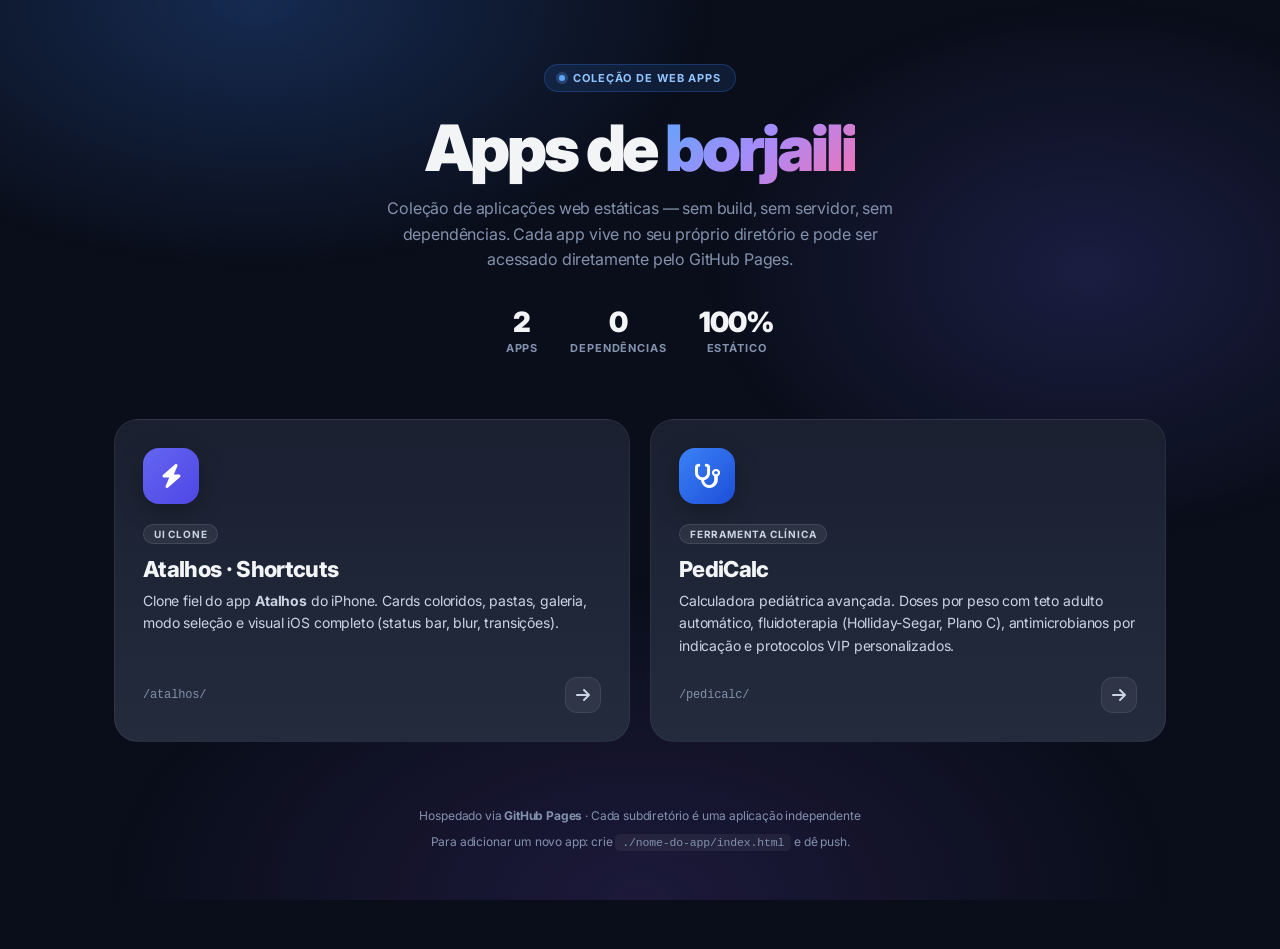
<file: index.html>
<!DOCTYPE html>
<html lang="pt-BR">
<head>
  <meta charset="UTF-8">
  <meta name="viewport" content="width=device-width, initial-scale=1.0">
  <title>Apps · borjaili</title>
  <link rel="stylesheet" href="https://cdnjs.cloudflare.com/ajax/libs/font-awesome/6.5.0/css/all.min.css">
  <link href="https://fonts.googleapis.com/css2?family=Inter:wght@400;500;600;700;800;900&display=swap" rel="stylesheet">
  <style>
    *, *::before, *::after { box-sizing: border-box; margin: 0; padding: 0; }

    :root {
      --bg: #0a0e1a;
      --bg-2: #111827;
      --surf: #1a2030;
      --surf-2: #232b3d;
      --ink: #f3f4f6;
      --ink-2: #cbd5e1;
      --muted: #8392ad;
      --accent: #3b82f6;
      --accent-2: #6366f1;
    }

    html, body { min-height: 100vh; }

    body {
      font-family: 'Inter', system-ui, sans-serif;
      background: var(--bg);
      color: var(--ink);
      -webkit-font-smoothing: antialiased;
      letter-spacing: -.01em;
      overflow-x: hidden;
      position: relative;
    }

    /* Ambient background */
    body::before {
      content: '';
      position: fixed;
      inset: 0;
      background:
        radial-gradient(ellipse 60% 50% at 20% 0%, rgba(59, 130, 246, .25), transparent 60%),
        radial-gradient(ellipse 50% 50% at 85% 30%, rgba(99, 102, 241, .18), transparent 60%),
        radial-gradient(ellipse 70% 60% at 50% 100%, rgba(139, 92, 246, .15), transparent 60%);
      pointer-events: none;
      z-index: 0;
    }

    .shell {
      max-width: 1100px;
      margin: 0 auto;
      padding: 64px 24px 96px;
      position: relative;
      z-index: 1;
    }

    /* ---------- Header ---------- */
    header {
      text-align: center;
      margin-bottom: 64px;
    }
    .badge {
      display: inline-flex;
      align-items: center;
      gap: 8px;
      padding: 6px 14px;
      background: rgba(59, 130, 246, .12);
      border: 1px solid rgba(59, 130, 246, .25);
      border-radius: 50px;
      font-size: 11px;
      font-weight: 700;
      letter-spacing: .08em;
      text-transform: uppercase;
      color: #93c5fd;
      margin-bottom: 24px;
    }
    .badge .dot {
      width: 6px;
      height: 6px;
      border-radius: 50%;
      background: #60a5fa;
      box-shadow: 0 0 0 3px rgba(96, 165, 250, .25);
      animation: pulse 2s ease infinite;
    }
    @keyframes pulse {
      0%, 100% { box-shadow: 0 0 0 3px rgba(96, 165, 250, .25); }
      50%      { box-shadow: 0 0 0 7px rgba(96, 165, 250, .08); }
    }

    h1 {
      font-size: clamp(2.5rem, 6vw, 4rem);
      font-weight: 900;
      letter-spacing: -.05em;
      line-height: 1;
      margin-bottom: 16px;
    }
    h1 .gradient {
      background: linear-gradient(135deg, #60a5fa 0%, #a78bfa 50%, #f472b6 100%);
      -webkit-background-clip: text;
      -webkit-text-fill-color: transparent;
      background-clip: text;
    }

    .subtitle {
      font-size: 16px;
      color: var(--muted);
      max-width: 540px;
      margin: 0 auto;
      line-height: 1.6;
    }

    /* ---------- Stats ---------- */
    .stats {
      display: flex;
      justify-content: center;
      gap: 32px;
      margin-top: 32px;
      flex-wrap: wrap;
    }
    .stat {
      display: flex;
      flex-direction: column;
      align-items: center;
      gap: 2px;
    }
    .stat-num {
      font-size: 28px;
      font-weight: 900;
      letter-spacing: -.03em;
      color: var(--ink);
    }
    .stat-label {
      font-size: 11px;
      color: var(--muted);
      text-transform: uppercase;
      letter-spacing: .08em;
      font-weight: 700;
    }

    /* ---------- Cards grid ---------- */
    .apps {
      display: grid;
      grid-template-columns: repeat(auto-fit, minmax(320px, 1fr));
      gap: 20px;
    }

    .card {
      background: linear-gradient(180deg, var(--surf), var(--surf-2));
      border: 1px solid rgba(255, 255, 255, .06);
      border-radius: 24px;
      padding: 28px;
      text-decoration: none;
      color: inherit;
      position: relative;
      overflow: hidden;
      transition: transform .25s cubic-bezier(.25, .8, .25, 1), border-color .2s, box-shadow .25s;
      display: flex;
      flex-direction: column;
      min-height: 280px;
    }
    .card::before {
      content: '';
      position: absolute;
      inset: 0;
      background: linear-gradient(135deg, var(--card-glow, rgba(59, 130, 246, .15)) 0%, transparent 50%);
      opacity: 0;
      transition: opacity .3s;
    }
    .card:hover {
      transform: translateY(-4px);
      border-color: rgba(255, 255, 255, .14);
      box-shadow: 0 24px 60px rgba(0, 0, 0, .35);
    }
    .card:hover::before { opacity: 1; }

    .card-icon {
      width: 56px;
      height: 56px;
      border-radius: 16px;
      display: flex;
      align-items: center;
      justify-content: center;
      font-size: 24px;
      margin-bottom: 20px;
      color: #fff;
      position: relative;
      z-index: 1;
      box-shadow: 0 8px 24px rgba(0, 0, 0, .25);
    }

    .card-tag {
      display: inline-block;
      padding: 3px 10px;
      background: rgba(255, 255, 255, .07);
      border: 1px solid rgba(255, 255, 255, .1);
      border-radius: 50px;
      font-size: 10px;
      font-weight: 700;
      letter-spacing: .08em;
      text-transform: uppercase;
      color: var(--ink-2);
      margin-bottom: 12px;
      position: relative;
      z-index: 1;
      width: fit-content;
    }

    .card-title {
      font-size: 22px;
      font-weight: 800;
      letter-spacing: -.03em;
      margin-bottom: 8px;
      position: relative;
      z-index: 1;
    }

    .card-desc {
      font-size: 14px;
      color: var(--ink-2);
      line-height: 1.6;
      flex-grow: 1;
      position: relative;
      z-index: 1;
    }

    .card-foot {
      margin-top: 20px;
      display: flex;
      align-items: center;
      justify-content: space-between;
      position: relative;
      z-index: 1;
    }
    .card-path {
      font-family: 'SF Mono', 'Monaco', 'Courier New', monospace;
      font-size: 12px;
      color: var(--muted);
    }
    .card-arrow {
      width: 36px;
      height: 36px;
      border-radius: 12px;
      background: rgba(255, 255, 255, .06);
      border: 1px solid rgba(255, 255, 255, .08);
      display: flex;
      align-items: center;
      justify-content: center;
      color: var(--ink-2);
      transition: transform .25s cubic-bezier(.34, 1.56, .64, 1), background .2s, color .2s;
    }
    .card:hover .card-arrow {
      transform: translateX(4px);
      background: rgba(96, 165, 250, .18);
      color: #93c5fd;
    }

    /* Per-app colors */
    .card.shortcuts { --card-glow: rgba(99, 102, 241, .18); }
    .card.shortcuts .card-icon { background: linear-gradient(135deg, #6366f1, #4f46e5); }

    .card.pedicalc { --card-glow: rgba(59, 130, 246, .18); }
    .card.pedicalc .card-icon { background: linear-gradient(135deg, #3b82f6, #1d4ed8); }

    /* Footer */
    footer {
      margin-top: 64px;
      text-align: center;
      font-size: 12px;
      color: var(--muted);
      line-height: 1.7;
    }
    footer a {
      color: #93c5fd;
      text-decoration: none;
    }
    footer a:hover { text-decoration: underline; }
    footer code {
      font-family: 'SF Mono', 'Monaco', 'Courier New', monospace;
      background: rgba(255, 255, 255, .06);
      padding: 2px 7px;
      border-radius: 5px;
      font-size: 11.5px;
    }
  </style>
</head>
<body>
  <div class="shell">

    <header>
      <div class="badge">
        <span class="dot"></span>
        Coleção de Web Apps
      </div>
      <h1>Apps de <span class="gradient">borjaili</span></h1>
      <p class="subtitle">
        Coleção de aplicações web estáticas — sem build, sem servidor, sem dependências.
        Cada app vive no seu próprio diretório e pode ser acessado diretamente pelo GitHub Pages.
      </p>

      <div class="stats">
        <div class="stat"><span class="stat-num" id="stat-apps">2</span><span class="stat-label">Apps</span></div>
        <div class="stat"><span class="stat-num">0</span><span class="stat-label">Dependências</span></div>
        <div class="stat"><span class="stat-num">100%</span><span class="stat-label">Estático</span></div>
      </div>
    </header>

    <main class="apps">

      <a class="card shortcuts" href="atalhos/">
        <div class="card-icon"><i class="fas fa-bolt"></i></div>
        <span class="card-tag">UI Clone</span>
        <h2 class="card-title">Atalhos · Shortcuts</h2>
        <p class="card-desc">
          Clone fiel do app <strong>Atalhos</strong> do iPhone. Cards coloridos, pastas,
          galeria, modo seleção e visual iOS completo (status bar, blur, transições).
        </p>
        <div class="card-foot">
          <span class="card-path">/atalhos/</span>
          <span class="card-arrow"><i class="fas fa-arrow-right"></i></span>
        </div>
      </a>

      <a class="card pedicalc" href="pedicalc/">
        <div class="card-icon"><i class="fas fa-stethoscope"></i></div>
        <span class="card-tag">Ferramenta Clínica</span>
        <h2 class="card-title">PediCalc</h2>
        <p class="card-desc">
          Calculadora pediátrica avançada. Doses por peso com teto adulto automático,
          fluidoterapia (Holliday-Segar, Plano C), antimicrobianos por indicação e
          protocolos VIP personalizados.
        </p>
        <div class="card-foot">
          <span class="card-path">/pedicalc/</span>
          <span class="card-arrow"><i class="fas fa-arrow-right"></i></span>
        </div>
      </a>

    </main>

    <footer>
      <p>
        Hospedado via <strong>GitHub Pages</strong> ·
        Cada subdiretório é uma aplicação independente
      </p>
      <p style="margin-top:6px">
        Para adicionar um novo app: crie <code>./nome-do-app/index.html</code> e dê push.
      </p>
    </footer>

  </div>
</body>
</html>
</file>
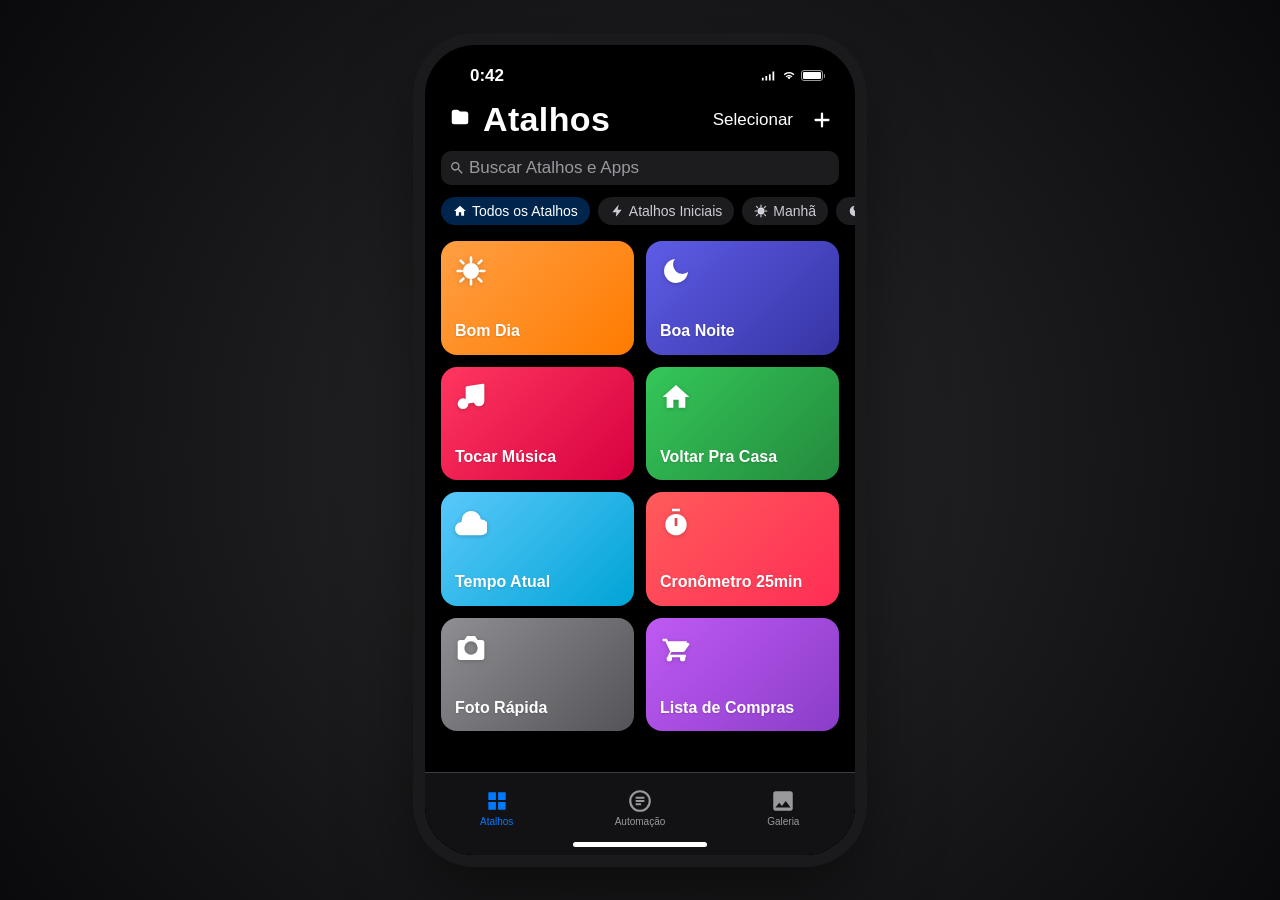
<file: atalhos/index.html>
<!DOCTYPE html>
<html lang="pt-BR">
<head>
    <meta charset="UTF-8">
    <meta name="viewport" content="width=device-width, initial-scale=1.0, maximum-scale=1.0, user-scalable=no, viewport-fit=cover">
    <meta name="apple-mobile-web-app-capable" content="yes">
    <meta name="apple-mobile-web-app-status-bar-style" content="black-translucent">
    <title>Atalhos</title>
    <link rel="stylesheet" href="styles.css">
</head>
<body>
    <div class="phone-frame">
        <div class="status-bar">
            <span class="status-time" id="status-time">9:41</span>
            <div class="status-notch"></div>
            <div class="status-right">
                <svg class="status-icon" viewBox="0 0 18 12" width="18" height="12">
                    <path fill="currentColor" d="M1 8h2v3H1zM5 6h2v5H5zM9 4h2v7H9zM13 1h2v10h-2z"/>
                </svg>
                <svg class="status-icon" viewBox="0 0 16 12" width="16" height="12">
                    <path fill="currentColor" d="M8 3.2c1.9 0 3.6.7 4.9 1.9l1.1-1.1C12.4 2.5 10.3 1.6 8 1.6S3.6 2.5 2 4l1.1 1.1C4.4 3.9 6.1 3.2 8 3.2zM8 6.4c1 0 2 .4 2.7 1.1l1.1-1.1C10.7 5.4 9.4 4.8 8 4.8s-2.7.6-3.8 1.6l1.1 1.1C6 6.8 7 6.4 8 6.4zM8 9.6l2-2c-.6-.5-1.3-.8-2-.8s-1.4.3-2 .8l2 2z"/>
                </svg>
                <div class="battery">
                    <div class="battery-body"><div class="battery-level"></div></div>
                    <div class="battery-tip"></div>
                </div>
            </div>
        </div>

        <div class="app" id="app">
            <!-- Shortcuts Tab -->
            <div class="tab-content active" id="tab-shortcuts">
                <div class="navbar">
                    <button class="nav-btn nav-left" id="folders-btn">
                        <svg viewBox="0 0 24 24" width="22" height="22"><path fill="currentColor" d="M3 6.5c0-1.4 1.1-2.5 2.5-2.5h3.4c.7 0 1.4.3 1.9.8L12 6h6.5C19.9 6 21 7.1 21 8.5v9c0 1.4-1.1 2.5-2.5 2.5h-13C4.1 20 3 18.9 3 17.5v-11z"/></svg>
                    </button>
                    <h1 class="nav-title">Atalhos</h1>
                    <div class="nav-right">
                        <button class="nav-btn" id="select-btn">Selecionar</button>
                        <button class="nav-btn icon-btn" id="add-btn">
                            <svg viewBox="0 0 24 24" width="22" height="22"><path fill="currentColor" d="M12 5v14M5 12h14" stroke="currentColor" stroke-width="2.5" stroke-linecap="round"/></svg>
                        </button>
                    </div>
                </div>

                <div class="search-container">
                    <div class="search-bar">
                        <svg viewBox="0 0 24 24" width="16" height="16"><path fill="currentColor" d="M15.5 14h-.79l-.28-.27a6.5 6.5 0 1 0-.7.7l.27.28v.79l5 5L20.49 19l-4.99-5zm-6 0C7.01 14 5 11.99 5 9.5S7.01 5 9.5 5 14 7.01 14 9.5 11.99 14 9.5 14z"/></svg>
                        <input type="text" placeholder="Buscar Atalhos e Apps" id="search-input">
                    </div>
                </div>

                <div class="folder-pill-container">
                    <div class="folder-pill active" data-folder="all">
                        <svg viewBox="0 0 24 24" width="14" height="14"><path fill="currentColor" d="M3 6.5C3 5.1 4.1 4 5.5 4h3.4c.7 0 1.4.3 1.9.8L12 6h6.5C19.9 6 21 7.1 21 8.5v9c0 1.4-1.1 2.5-2.5 2.5h-13C4.1 20 3 18.9 3 17.5v-11z"/></svg>
                        <span>Todos os Atalhos</span>
                    </div>
                </div>

                <div class="content-area">
                    <div class="shortcuts-grid" id="shortcuts-grid"></div>
                </div>
            </div>

            <!-- Automations Tab -->
            <div class="tab-content" id="tab-automations">
                <div class="navbar">
                    <h1 class="nav-title">Automações</h1>
                    <div class="nav-right">
                        <button class="nav-btn icon-btn">
                            <svg viewBox="0 0 24 24" width="22" height="22"><path fill="currentColor" d="M12 5v14M5 12h14" stroke="currentColor" stroke-width="2.5" stroke-linecap="round"/></svg>
                        </button>
                    </div>
                </div>
                <div class="content-area">
                    <div class="automations-empty">
                        <div class="auto-icon">
                            <svg viewBox="0 0 64 64" width="80" height="80"><circle cx="32" cy="32" r="30" fill="none" stroke="currentColor" stroke-width="2"/><path fill="currentColor" d="M22 22h20v4H22zm0 8h20v4H22zm0 8h14v4H22z"/></svg>
                        </div>
                        <h2>Automações</h2>
                        <p>Crie automações pessoais e do lar que serão executadas automaticamente.</p>
                        <button class="primary-btn">Nova Automação</button>
                    </div>
                </div>
            </div>

            <!-- Gallery Tab -->
            <div class="tab-content" id="tab-gallery">
                <div class="navbar">
                    <h1 class="nav-title">Galeria</h1>
                </div>
                <div class="search-container">
                    <div class="search-bar">
                        <svg viewBox="0 0 24 24" width="16" height="16"><path fill="currentColor" d="M15.5 14h-.79l-.28-.27a6.5 6.5 0 1 0-.7.7l.27.28v.79l5 5L20.49 19l-4.99-5zm-6 0C7.01 14 5 11.99 5 9.5S7.01 5 9.5 5 14 7.01 14 9.5 11.99 14 9.5 14z"/></svg>
                        <input type="text" placeholder="Buscar na Galeria">
                    </div>
                </div>
                <div class="content-area">
                    <div class="gallery-section">
                        <div class="gallery-header">
                            <h2>Atalhos em Destaque</h2>
                            <button class="link-btn">Ver Tudo</button>
                        </div>
                        <div class="gallery-scroll" id="gallery-featured"></div>
                    </div>
                    <div class="gallery-section">
                        <div class="gallery-header">
                            <h2>Atalhos Essenciais</h2>
                            <button class="link-btn">Ver Tudo</button>
                        </div>
                        <div class="gallery-scroll" id="gallery-essentials"></div>
                    </div>
                    <div class="gallery-section">
                        <div class="gallery-header">
                            <h2>Atalhos de Produtividade</h2>
                            <button class="link-btn">Ver Tudo</button>
                        </div>
                        <div class="gallery-scroll" id="gallery-productivity"></div>
                    </div>
                </div>
            </div>

            <!-- Tab Bar -->
            <div class="tab-bar">
                <button class="tab-item active" data-tab="shortcuts">
                    <svg viewBox="0 0 24 24" width="26" height="26"><path fill="currentColor" d="M4 4h7v7H4zm9 0h7v7h-7zm-9 9h7v7H4zm9 0h7v7h-7z"/></svg>
                    <span>Atalhos</span>
                </button>
                <button class="tab-item" data-tab="automations">
                    <svg viewBox="0 0 24 24" width="26" height="26"><circle cx="12" cy="12" r="9" fill="none" stroke="currentColor" stroke-width="2"/><path fill="currentColor" d="M8 8h8v2H8zm0 3h8v2H8zm0 3h5v2H8z"/></svg>
                    <span>Automação</span>
                </button>
                <button class="tab-item" data-tab="gallery">
                    <svg viewBox="0 0 24 24" width="26" height="26"><path fill="currentColor" d="M21 19V5c0-1.1-.9-2-2-2H5c-1.1 0-2 .9-2 2v14c0 1.1.9 2 2 2h14c1.1 0 2-.9 2-2zM8.5 13.5l2.5 3 3.5-4.5L19 18H5l3.5-4.5z"/></svg>
                    <span>Galeria</span>
                </button>
            </div>

            <!-- Folders Side Panel -->
            <div class="folders-panel" id="folders-panel">
                <div class="folders-header">
                    <h2>Pastas</h2>
                    <button class="close-btn" id="close-folders">Concluído</button>
                </div>
                <div class="folders-list" id="folders-list"></div>
            </div>
            <div class="overlay" id="overlay"></div>

            <!-- Add Shortcut Modal -->
            <div class="modal" id="add-modal">
                <div class="modal-content">
                    <div class="modal-header">
                        <button class="modal-btn" id="cancel-add">Cancelar</button>
                        <h3>Novo Atalho</h3>
                        <button class="modal-btn primary" id="save-add">Adicionar</button>
                    </div>
                    <div class="modal-body">
                        <div class="form-group">
                            <label>Nome do Atalho</label>
                            <input type="text" id="new-name" placeholder="Ex: Bom Dia">
                        </div>
                        <div class="form-group">
                            <label>Ícone</label>
                            <div class="icon-picker" id="icon-picker"></div>
                        </div>
                        <div class="form-group">
                            <label>Cor</label>
                            <div class="color-picker" id="color-picker"></div>
                        </div>
                    </div>
                </div>
            </div>

            <!-- Run Shortcut Toast -->
            <div class="toast" id="toast"></div>
        </div>

        <div class="home-indicator"></div>
    </div>

    <script src="app.js"></script>
</body>
</html>
</file>
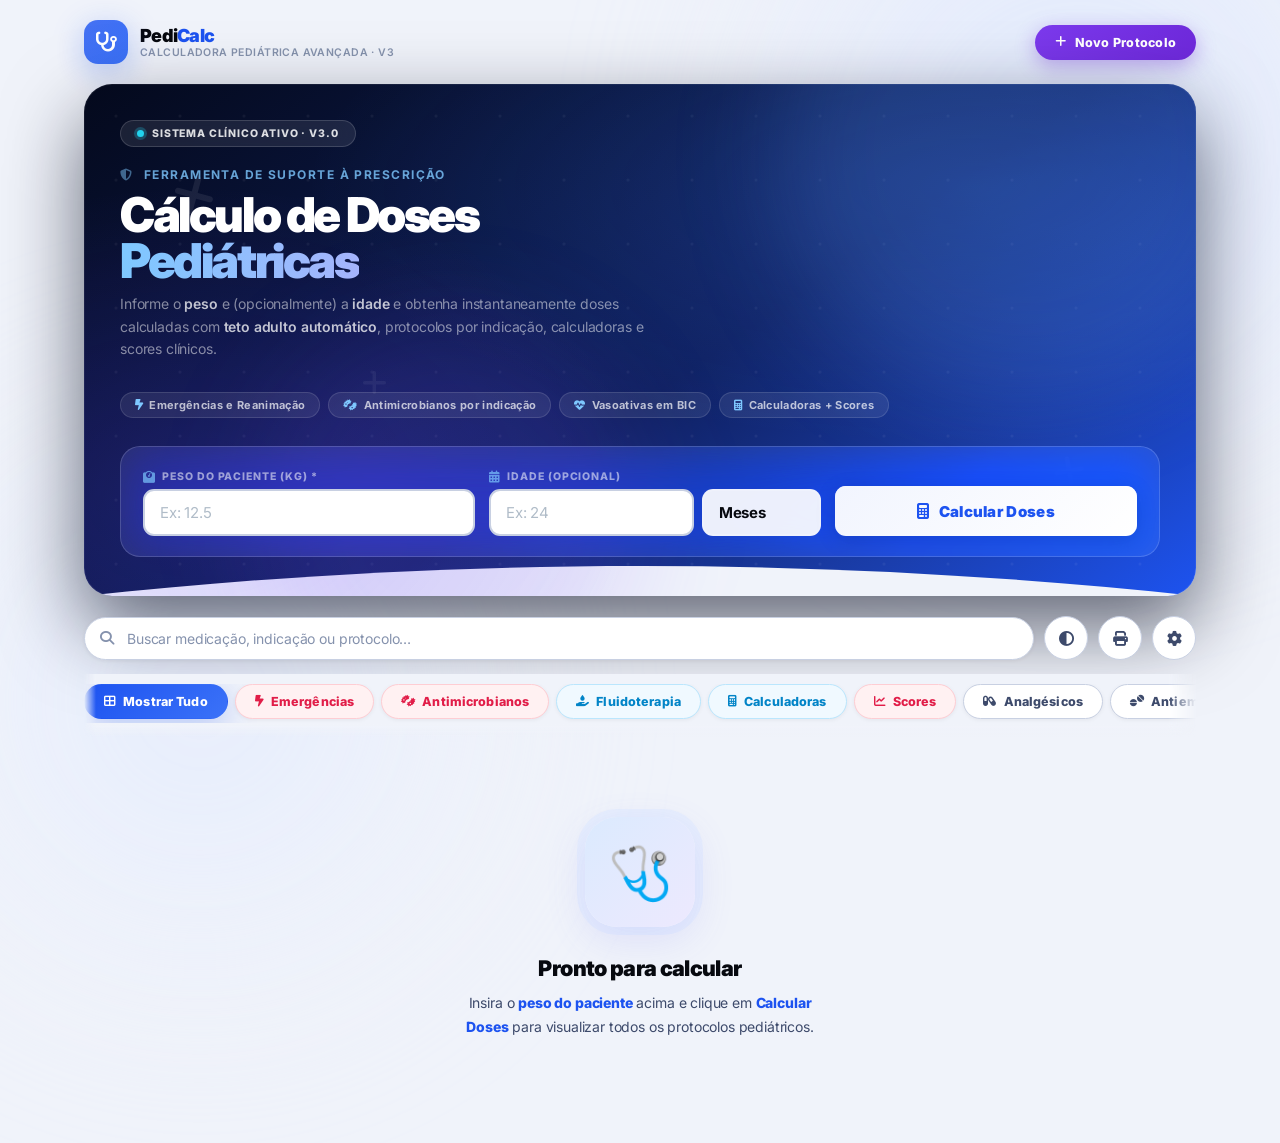
<file: pedicalc/index.html>
<!DOCTYPE html>
<html lang="pt-BR">
<head>
  <meta charset="UTF-8">
  <meta name="viewport" content="width=device-width, initial-scale=1.0, viewport-fit=cover, maximum-scale=5">
  <title>PediCalc · Calculadora Pediátrica</title>

  <meta name="description" content="Calculadora pediátrica avançada: doses por peso, fluidoterapia, antimicrobianos, vasoativas, calculadoras e scores clínicos.">
  <meta name="theme-color" content="#1d53f0">
  <meta name="color-scheme" content="light dark">
  <meta name="apple-mobile-web-app-capable" content="yes">
  <meta name="apple-mobile-web-app-status-bar-style" content="black-translucent">
  <meta name="apple-mobile-web-app-title" content="PediCalc">

  <link rel="manifest" href="manifest.webmanifest">
  <link rel="icon" type="image/svg+xml" href="assets/icons/icon.svg">
  <link rel="apple-touch-icon" href="assets/icons/icon.svg">

  <!-- Aplica tema imediatamente para evitar flash claro/escuro -->
  <script>
    (function () {
      try {
        var mode = localStorage.getItem('pedicalc_theme') || 'auto';
        var resolved = mode === 'auto'
          ? (matchMedia('(prefers-color-scheme: dark)').matches ? 'dark' : 'light')
          : mode;
        document.documentElement.setAttribute('data-theme', resolved);
        document.documentElement.setAttribute('data-theme-mode', mode);
      } catch (e) {}
    })();
  </script>

  <link rel="stylesheet" href="https://cdnjs.cloudflare.com/ajax/libs/font-awesome/6.5.0/css/all.min.css">
  <link href="https://fonts.googleapis.com/css2?family=Inter:ital,opsz,wght@0,14..32,300..900;1,14..32,300..900&display=swap" rel="stylesheet">
  <link rel="stylesheet" href="assets/css/styles.css">
  <link rel="stylesheet" href="assets/css/print.css">
</head>
<body>

  <div class="bg-orb orb-a"></div>
  <div class="bg-orb orb-b"></div>

  <div class="shell">

    <header class="topbar">
      <div class="brand">
        <div class="brand-icon"><i class="fas fa-stethoscope"></i></div>
        <div>
          <div class="brand-name">Pedi<em>Calc</em></div>
          <div class="brand-tag">Calculadora Pediátrica Avançada · v3</div>
        </div>
      </div>
      <button class="btn-proto" data-open-modal="mmodal">
        <i class="fas fa-plus"></i> Novo Protocolo
      </button>
    </header>

    <section class="hero">
      <div class="hero-mesh"></div>
      <div class="hero-orb ho1"></div>
      <div class="hero-orb ho2"></div>
      <div class="hero-cross hc1"><i class="fas fa-plus"></i></div>
      <div class="hero-cross hc2"><i class="fas fa-plus"></i></div>
      <div class="hero-cross hc3"><i class="fas fa-plus"></i></div>

      <div class="hero-body">
        <div class="status-chip">
          <span class="live-dot"></span>
          Sistema Clínico Ativo · v3.0
        </div>
        <div class="hero-eyebrow">
          <i class="fas fa-shield-alt" style="margin-right:6px;opacity:.6"></i>
          Ferramenta de suporte à prescrição
        </div>
        <h1 class="hero-h1">Cálculo de Doses<br><span class="hl">Pediátricas</span></h1>
        <p class="hero-sub">
          Informe o <strong>peso</strong> e (opcionalmente) a <strong>idade</strong> e obtenha instantaneamente
          doses calculadas com <strong>teto adulto automático</strong>, protocolos por indicação, calculadoras
          e scores clínicos.
        </p>

        <div class="hero-chips">
          <span class="hchip"><i class="fas fa-bolt-lightning"></i> Emergências e Reanimação</span>
          <span class="hchip"><i class="fas fa-bacteria"></i> Antimicrobianos por indicação</span>
          <span class="hchip"><i class="fas fa-heart-pulse"></i> Vasoativas em BIC</span>
          <span class="hchip"><i class="fas fa-calculator"></i> Calculadoras + Scores</span>
        </div>

        <div class="input-glass">
          <div class="ig-grid">
            <div class="ig-group">
              <label class="ig-label" for="peso">
                <i class="fas fa-weight"></i> Peso do Paciente (kg) *
              </label>
              <input class="ig-input" type="number" id="peso" placeholder="Ex: 12.5" min="0" step="0.1" inputmode="decimal">
            </div>
            <div class="ig-group">
              <label class="ig-label" for="idade">
                <i class="fas fa-calendar-alt"></i> Idade (opcional)
              </label>
              <div class="ig-row">
                <input class="ig-input" type="number" id="idade" placeholder="Ex: 24" min="0" step="1" inputmode="numeric">
                <select class="ig-input" id="idu">
                  <option value="meses">Meses</option>
                  <option value="anos">Anos</option>
                </select>
              </div>
            </div>
            <div class="ig-group">
              <label class="ig-label">&nbsp;</label>
              <button id="calcbtn" class="btn-fire">
                <i class="fas fa-calculator"></i> Calcular Doses
              </button>
            </div>
          </div>
        </div>
      </div>

      <svg class="hero-wave" viewBox="0 0 1440 40" preserveAspectRatio="none" xmlns="http://www.w3.org/2000/svg">
        <path d="M0,40 C480,0 960,0 1440,40 L1440,40 L0,40 Z" fill="#f0f3fa"></path>
      </svg>
    </section>

    <div class="patient-band" id="pband">
      <div class="pb-label">Paciente Atual</div>
      <div class="pb-stat" id="pb-peso">
        <i class="fas fa-weight"></i><strong id="pb-v1">—</strong><span>kg</span>
      </div>
      <div class="pb-stat" id="pb-age" style="display:none">
        <i class="fas fa-calendar-alt"></i><strong id="pb-v2">—</strong><span id="pb-v3">meses</span>
      </div>
    </div>

    <!-- TOOLBAR: busca + ações -->
    <div class="toolbar">
      <div class="search-box">
        <i class="fas fa-search search-ico"></i>
        <input type="text" id="search" placeholder="Buscar medicação, indicação ou protocolo…" aria-label="Buscar">
        <button class="clear-btn" id="clear-search" aria-label="Limpar busca">
          <i class="fas fa-times"></i>
        </button>
      </div>
      <button class="tool-btn install" id="btn-install" hidden>
        <i class="fas fa-download"></i> Instalar
      </button>
      <button class="tool-btn" id="btn-theme" title="Tema (Ctrl+L)">
        <i class="fas fa-moon"></i>
      </button>
      <button class="tool-btn" id="btn-print" title="Imprimir / Exportar PDF">
        <i class="fas fa-print"></i>
      </button>
      <button class="tool-btn" id="btn-settings" title="Configurações" data-open-modal="settings-modal">
        <i class="fas fa-gear"></i>
      </button>
    </div>

    <nav class="tabs-bar">
      <div class="tabs-row" id="tabs"></div>
    </nav>

    <main id="res">
      <div class="empty-state">
        <div class="empty-ring">🩺</div>
        <h2>Pronto para calcular</h2>
        <p>Insira o <strong>peso do paciente</strong> acima e clique em
        <strong>Calcular Doses</strong> para visualizar todos os protocolos pediátricos.</p>
      </div>
    </main>

    <div class="print-footer">
      Gerado por PediCalc · <span id="print-date"></span>
    </div>

  </div>

  <!-- MODAL: Novo Protocolo VIP -->
  <div id="mmodal" class="mover">
    <div class="mbox">
      <div class="mhd">
        <div class="m-title"><i class="fas fa-star"></i> Cadastrar Protocolo VIP</div>
        <button class="btn-xm" data-close-modal="mmodal">✕</button>
      </div>
      <div class="mbody">
        <form id="fmed">
          <div class="mf">
            <label class="ml" for="cn">Nome da Medicação</label>
            <input type="text" id="cn" required placeholder="Ex: Cefadroxila Susp.">
          </div>
          <div class="m2" style="margin-bottom:16px">
            <div>
              <label class="ml" for="cd">Dose (mg/kg/dose)</label>
              <input type="number" id="cd" step="0.1" required placeholder="15">
            </div>
            <div>
              <label class="ml" for="cm">Teto Máx (mg)</label>
              <input type="number" id="cm" placeholder="Opcional">
            </div>
          </div>
          <div class="conc-mbox">
            <div class="cmbl">
              <i class="fas fa-flask" style="color:#d97706"></i>Concentração Padrão
            </div>
            <div class="cs">
              <input type="number" id="ccmg" placeholder="mg" required>
              <span class="csep">/</span>
              <input type="number" id="ccml" placeholder="ml" required>
            </div>
          </div>
          <div class="m2" style="margin-bottom:16px">
            <div>
              <label class="ml" for="cvia">Via e Frequência</label>
              <input type="text" id="cvia" required placeholder="VO 12/12h">
            </div>
            <div>
              <label class="ml" for="cunit">Resultado</label>
              <select id="cunit">
                <option value="ml">ml</option>
                <option value="gotas">Gotas</option>
              </select>
            </div>
          </div>
          <div class="mf">
            <label class="ml" for="cobs">Observações (opcional)</label>
            <textarea id="cobs" rows="2" placeholder="Ex: Tomar após as refeições."></textarea>
          </div>
          <button type="submit" class="btn-go">
            <i class="fas fa-save" style="margin-right:8px"></i>Salvar Protocolo
          </button>
        </form>
      </div>
    </div>
  </div>

  <!-- MODAL: Configurações -->
  <div id="settings-modal" class="mover">
    <div class="mbox">
      <div class="mhd" style="background:linear-gradient(135deg,#334155,#0f172a)">
        <div class="m-title"><i class="fas fa-gear"></i> Configurações</div>
        <button class="btn-xm" data-close-modal="settings-modal">✕</button>
      </div>
      <div class="mbody">

        <div class="settings-row">
          <div>
            <div class="settings-label">Tema</div>
            <div class="settings-sublabel">Aparência do app</div>
          </div>
          <div class="seg-control" id="theme-seg">
            <button class="seg-btn" data-theme="light"><i class="fas fa-sun"></i></button>
            <button class="seg-btn" data-theme="auto">Auto</button>
            <button class="seg-btn" data-theme="dark"><i class="fas fa-moon"></i></button>
          </div>
        </div>

        <div class="settings-row">
          <div>
            <div class="settings-label">Favoritos salvos</div>
            <div class="settings-sublabel"><span id="fav-count">0</span> medicação(ões)</div>
          </div>
          <button class="danger-btn" id="clear-favs">Limpar</button>
        </div>

        <div class="settings-row">
          <div>
            <div class="settings-label">Concentrações personalizadas</div>
            <div class="settings-sublabel">Diluições salvas como padrão</div>
          </div>
          <button class="danger-btn" id="clear-conc">Restaurar</button>
        </div>

        <div class="settings-row">
          <div>
            <div class="settings-label">Protocolos VIP</div>
            <div class="settings-sublabel"><span id="vip-count">0</span> protocolo(s) personalizado(s)</div>
          </div>
          <button class="danger-btn" id="clear-vip">Limpar</button>
        </div>

        <div class="settings-row">
          <div>
            <div class="settings-label">Versão</div>
            <div class="settings-sublabel">PediCalc v3.0 · PWA offline</div>
          </div>
          <button class="tool-btn" id="reload-app" title="Recarregar e atualizar cache">
            <i class="fas fa-arrows-rotate"></i>
          </button>
        </div>

      </div>
    </div>
  </div>

  <!-- Scripts em ordem de dependência -->
  <script src="assets/js/theme.js"></script>
  <script src="assets/js/db.js"></script>
  <script src="assets/js/templates.js"></script>
  <script src="assets/js/protocols.js"></script>
  <script src="assets/js/calculators.js"></script>
  <script src="assets/js/scores.js"></script>
  <script src="assets/js/helpers.js"></script>
  <script src="assets/js/search.js"></script>
  <script src="assets/js/favorites.js"></script>
  <script src="assets/js/clipboard.js"></script>
  <script src="assets/js/pwa.js"></script>
  <script src="assets/js/app.js"></script>
</body>
</html>
</file>
<file: atalhos/styles.css>
* {
    margin: 0;
    padding: 0;
    box-sizing: border-box;
    -webkit-tap-highlight-color: transparent;
    -webkit-user-select: none;
    user-select: none;
}

html, body {
    height: 100%;
    font-family: -apple-system, BlinkMacSystemFont, "SF Pro Display", "SF Pro Text", "Helvetica Neue", Helvetica, Arial, sans-serif;
    background: #1c1c1e;
    color: #fff;
    overflow: hidden;
    -webkit-font-smoothing: antialiased;
}

body {
    display: flex;
    align-items: center;
    justify-content: center;
    background: radial-gradient(circle at center, #2a2a2c 0%, #0a0a0c 100%);
    padding: 0;
}

/* Phone frame */
.phone-frame {
    width: 100%;
    max-width: 430px;
    height: 100vh;
    max-height: 932px;
    background: #000;
    position: relative;
    overflow: hidden;
    display: flex;
    flex-direction: column;
}

@media (min-width: 500px) {
    .phone-frame {
        height: 90vh;
        border-radius: 50px;
        box-shadow: 0 0 0 12px #1a1a1c, 0 30px 80px rgba(0,0,0,0.6);
        margin: 5vh 0;
    }
}

/* Status bar */
.status-bar {
    height: 47px;
    flex-shrink: 0;
    display: flex;
    align-items: center;
    justify-content: space-between;
    padding: 0 30px;
    padding-top: 14px;
    font-size: 17px;
    font-weight: 600;
    color: #fff;
    position: relative;
    z-index: 100;
}

.status-time {
    width: 64px;
    text-align: center;
}

.status-notch {
    position: absolute;
    top: 11px;
    left: 50%;
    transform: translateX(-50%);
    width: 120px;
    height: 32px;
    background: #000;
    border-radius: 20px;
}

.status-right {
    display: flex;
    align-items: center;
    gap: 5px;
    width: 64px;
    justify-content: flex-end;
}

.status-icon {
    color: #fff;
}

.battery {
    display: flex;
    align-items: center;
    gap: 1px;
}

.battery-body {
    width: 22px;
    height: 11px;
    border: 1px solid rgba(255,255,255,0.6);
    border-radius: 3px;
    padding: 1px;
}

.battery-level {
    width: 100%;
    height: 100%;
    background: #fff;
    border-radius: 1px;
}

.battery-tip {
    width: 1px;
    height: 4px;
    background: rgba(255,255,255,0.6);
    border-radius: 0 1px 1px 0;
}

/* App container */
.app {
    flex: 1;
    display: flex;
    flex-direction: column;
    background: #000;
    overflow: hidden;
    position: relative;
}

/* Tab content */
.tab-content {
    display: none;
    flex-direction: column;
    height: 100%;
    overflow: hidden;
}

.tab-content.active {
    display: flex;
}

/* Navbar */
.navbar {
    padding: 8px 16px 8px;
    display: flex;
    align-items: center;
    justify-content: space-between;
    min-height: 44px;
    flex-shrink: 0;
}

.nav-title {
    font-size: 34px;
    font-weight: 700;
    letter-spacing: 0.36px;
    flex: 1;
}

.nav-btn {
    background: none;
    border: none;
    color: #fff;
    font-size: 17px;
    cursor: pointer;
    padding: 6px 8px;
    font-family: inherit;
    -webkit-user-select: none;
    transition: opacity 0.15s;
}

.nav-btn:active {
    opacity: 0.5;
}

.nav-btn.icon-btn {
    padding: 6px;
    display: flex;
    align-items: center;
    justify-content: center;
}

.nav-left {
    margin-right: 4px;
}

.nav-right {
    display: flex;
    align-items: center;
    gap: 4px;
}

/* Search */
.search-container {
    padding: 4px 16px 8px;
    flex-shrink: 0;
}

.search-bar {
    background: rgba(118, 118, 128, 0.24);
    border-radius: 10px;
    padding: 7px 8px;
    display: flex;
    align-items: center;
    gap: 4px;
}

.search-bar svg {
    color: rgba(235, 235, 245, 0.6);
    flex-shrink: 0;
}

.search-bar input {
    background: none;
    border: none;
    outline: none;
    color: #fff;
    font-size: 17px;
    flex: 1;
    font-family: inherit;
    -webkit-user-select: text;
    user-select: text;
}

.search-bar input::placeholder {
    color: rgba(235, 235, 245, 0.6);
}

/* Folder pills */
.folder-pill-container {
    padding: 4px 16px 12px;
    display: flex;
    gap: 8px;
    overflow-x: auto;
    flex-shrink: 0;
    scrollbar-width: none;
}

.folder-pill-container::-webkit-scrollbar {
    display: none;
}

.folder-pill {
    display: flex;
    align-items: center;
    gap: 5px;
    background: rgba(118, 118, 128, 0.24);
    padding: 6px 12px;
    border-radius: 16px;
    font-size: 14px;
    font-weight: 500;
    color: rgba(235, 235, 245, 0.85);
    flex-shrink: 0;
    cursor: pointer;
    transition: background 0.15s;
}

.folder-pill.active {
    background: rgba(0, 122, 255, 0.3);
    color: #fff;
}

.folder-pill svg {
    color: currentColor;
}

/* Content area */
.content-area {
    flex: 1;
    overflow-y: auto;
    padding: 0 16px;
    padding-bottom: 100px;
    -webkit-overflow-scrolling: touch;
}

.content-area::-webkit-scrollbar {
    width: 0;
}

/* Shortcuts grid */
.shortcuts-grid {
    display: grid;
    grid-template-columns: repeat(2, 1fr);
    gap: 12px;
    padding-top: 4px;
}

.shortcut-card {
    aspect-ratio: 1.7 / 1;
    border-radius: 16px;
    padding: 14px;
    display: flex;
    flex-direction: column;
    justify-content: space-between;
    position: relative;
    cursor: pointer;
    overflow: hidden;
    transition: transform 0.15s ease, opacity 0.15s;
    box-shadow: 0 1px 3px rgba(0,0,0,0.2);
}

.shortcut-card:active {
    transform: scale(0.96);
    opacity: 0.85;
}

.shortcut-card.deleting {
    animation: shrinkOut 0.3s forwards;
}

@keyframes shrinkOut {
    to {
        transform: scale(0);
        opacity: 0;
    }
}

.shortcut-card .card-icon {
    width: 32px;
    height: 32px;
    color: #fff;
    filter: drop-shadow(0 1px 2px rgba(0,0,0,0.2));
}

.shortcut-card .card-name {
    font-size: 16px;
    font-weight: 600;
    color: #fff;
    line-height: 1.2;
    text-shadow: 0 1px 2px rgba(0,0,0,0.15);
}

.shortcut-card .delete-btn {
    position: absolute;
    top: 6px;
    right: 6px;
    width: 22px;
    height: 22px;
    background: rgba(0,0,0,0.55);
    border-radius: 50%;
    border: none;
    color: #fff;
    display: none;
    align-items: center;
    justify-content: center;
    cursor: pointer;
    font-size: 16px;
    line-height: 1;
}

.shortcut-card.selectable .delete-btn {
    display: flex;
}

.shortcut-card.selectable {
    animation: wiggle 0.5s infinite alternate ease-in-out;
}

@keyframes wiggle {
    0% { transform: rotate(-0.7deg); }
    100% { transform: rotate(0.7deg); }
}

/* Tab bar */
.tab-bar {
    position: absolute;
    bottom: 0;
    left: 0;
    right: 0;
    height: 83px;
    background: rgba(22, 22, 24, 0.85);
    backdrop-filter: saturate(180%) blur(20px);
    -webkit-backdrop-filter: saturate(180%) blur(20px);
    border-top: 0.5px solid rgba(84, 84, 88, 0.65);
    display: flex;
    padding-bottom: 20px;
    z-index: 50;
}

.tab-item {
    flex: 1;
    background: none;
    border: none;
    color: rgba(152, 152, 157, 1);
    display: flex;
    flex-direction: column;
    align-items: center;
    justify-content: center;
    gap: 2px;
    cursor: pointer;
    font-family: inherit;
    padding-top: 6px;
    transition: color 0.15s;
}

.tab-item span {
    font-size: 10px;
    font-weight: 500;
}

.tab-item.active {
    color: #007aff;
}

/* Home indicator */
.home-indicator {
    position: absolute;
    bottom: 8px;
    left: 50%;
    transform: translateX(-50%);
    width: 134px;
    height: 5px;
    background: #fff;
    border-radius: 3px;
    z-index: 200;
    pointer-events: none;
}

/* Automations empty */
.automations-empty {
    display: flex;
    flex-direction: column;
    align-items: center;
    justify-content: center;
    height: 100%;
    padding: 0 40px;
    text-align: center;
    color: rgba(235, 235, 245, 0.6);
    margin-top: -50px;
}

.auto-icon {
    color: rgba(235, 235, 245, 0.3);
    margin-bottom: 18px;
}

.automations-empty h2 {
    font-size: 22px;
    font-weight: 700;
    color: #fff;
    margin-bottom: 8px;
}

.automations-empty p {
    font-size: 15px;
    line-height: 1.4;
    margin-bottom: 24px;
}

.primary-btn {
    background: #007aff;
    color: #fff;
    border: none;
    padding: 12px 22px;
    border-radius: 14px;
    font-size: 16px;
    font-weight: 600;
    cursor: pointer;
    font-family: inherit;
    transition: opacity 0.15s;
}

.primary-btn:active {
    opacity: 0.7;
}

/* Gallery */
.gallery-section {
    margin-bottom: 24px;
}

.gallery-header {
    display: flex;
    justify-content: space-between;
    align-items: baseline;
    padding: 8px 0;
    margin-bottom: 8px;
}

.gallery-header h2 {
    font-size: 22px;
    font-weight: 700;
}

.link-btn {
    background: none;
    border: none;
    color: #007aff;
    font-size: 15px;
    cursor: pointer;
    font-family: inherit;
}

.gallery-scroll {
    display: flex;
    gap: 12px;
    overflow-x: auto;
    padding-bottom: 4px;
    margin: 0 -16px;
    padding-left: 16px;
    padding-right: 16px;
    scrollbar-width: none;
}

.gallery-scroll::-webkit-scrollbar {
    display: none;
}

.gallery-card {
    flex-shrink: 0;
    width: 200px;
    aspect-ratio: 1.4 / 1;
    border-radius: 16px;
    padding: 14px;
    display: flex;
    flex-direction: column;
    justify-content: space-between;
    cursor: pointer;
    box-shadow: 0 1px 3px rgba(0,0,0,0.2);
    transition: transform 0.15s;
}

.gallery-card:active {
    transform: scale(0.96);
}

.gallery-card .card-icon {
    width: 30px;
    height: 30px;
    color: #fff;
}

.gallery-card .card-name {
    font-size: 15px;
    font-weight: 600;
    color: #fff;
    line-height: 1.2;
}

.gallery-card .card-subtitle {
    font-size: 12px;
    color: rgba(255,255,255,0.8);
    margin-top: 2px;
}

/* Folders side panel */
.folders-panel {
    position: absolute;
    top: 0;
    left: -300px;
    bottom: 0;
    width: 280px;
    background: #1c1c1e;
    z-index: 200;
    transition: left 0.3s cubic-bezier(0.32, 0.72, 0, 1);
    display: flex;
    flex-direction: column;
    padding-top: 47px;
}

.folders-panel.open {
    left: 0;
}

.folders-header {
    padding: 16px;
    display: flex;
    justify-content: space-between;
    align-items: center;
    border-bottom: 0.5px solid rgba(84, 84, 88, 0.4);
}

.folders-header h2 {
    font-size: 20px;
    font-weight: 700;
}

.close-btn {
    background: none;
    border: none;
    color: #007aff;
    font-size: 17px;
    font-weight: 600;
    cursor: pointer;
    font-family: inherit;
}

.folders-list {
    flex: 1;
    overflow-y: auto;
    padding: 8px 0;
}

.folder-item {
    padding: 12px 16px;
    display: flex;
    align-items: center;
    gap: 12px;
    cursor: pointer;
    transition: background 0.15s;
}

.folder-item:active {
    background: rgba(255,255,255,0.08);
}

.folder-item .folder-icon {
    width: 28px;
    height: 28px;
    border-radius: 6px;
    display: flex;
    align-items: center;
    justify-content: center;
    color: #fff;
}

.folder-item .folder-name {
    font-size: 17px;
    flex: 1;
}

.folder-item .folder-count {
    color: rgba(235, 235, 245, 0.6);
    font-size: 15px;
}

.folder-item.active {
    background: rgba(0, 122, 255, 0.15);
}

.overlay {
    position: absolute;
    top: 0;
    left: 0;
    right: 0;
    bottom: 0;
    background: rgba(0,0,0,0.4);
    z-index: 150;
    opacity: 0;
    pointer-events: none;
    transition: opacity 0.3s;
}

.overlay.show {
    opacity: 1;
    pointer-events: auto;
}

/* Modal */
.modal {
    position: absolute;
    top: 0;
    left: 0;
    right: 0;
    bottom: 0;
    z-index: 300;
    display: none;
    background: rgba(0,0,0,0.5);
    align-items: flex-end;
}

.modal.open {
    display: flex;
    animation: fadeIn 0.2s;
}

@keyframes fadeIn {
    from { background: rgba(0,0,0,0); }
    to { background: rgba(0,0,0,0.5); }
}

.modal-content {
    background: #1c1c1e;
    width: 100%;
    border-radius: 14px 14px 0 0;
    max-height: 85%;
    display: flex;
    flex-direction: column;
    animation: slideUp 0.3s cubic-bezier(0.32, 0.72, 0, 1);
}

@keyframes slideUp {
    from { transform: translateY(100%); }
    to { transform: translateY(0); }
}

.modal-header {
    display: flex;
    align-items: center;
    justify-content: space-between;
    padding: 16px;
    border-bottom: 0.5px solid rgba(84, 84, 88, 0.4);
}

.modal-header h3 {
    font-size: 17px;
    font-weight: 600;
}

.modal-btn {
    background: none;
    border: none;
    color: #007aff;
    font-size: 17px;
    cursor: pointer;
    font-family: inherit;
}

.modal-btn.primary {
    font-weight: 600;
}

.modal-body {
    padding: 16px;
    overflow-y: auto;
}

.form-group {
    margin-bottom: 20px;
}

.form-group label {
    display: block;
    font-size: 13px;
    color: rgba(235, 235, 245, 0.6);
    margin-bottom: 8px;
    text-transform: uppercase;
    letter-spacing: 0.5px;
}

.form-group input[type="text"] {
    width: 100%;
    background: rgba(118, 118, 128, 0.24);
    border: none;
    padding: 12px;
    border-radius: 10px;
    color: #fff;
    font-size: 17px;
    font-family: inherit;
    -webkit-user-select: text;
    user-select: text;
    outline: none;
}

.icon-picker {
    display: grid;
    grid-template-columns: repeat(6, 1fr);
    gap: 10px;
}

.icon-option {
    aspect-ratio: 1;
    background: rgba(118, 118, 128, 0.24);
    border-radius: 10px;
    display: flex;
    align-items: center;
    justify-content: center;
    cursor: pointer;
    color: #fff;
    transition: background 0.15s;
}

.icon-option svg {
    width: 22px;
    height: 22px;
}

.icon-option.selected {
    background: #007aff;
}

.color-picker {
    display: flex;
    gap: 10px;
    flex-wrap: wrap;
}

.color-option {
    width: 36px;
    height: 36px;
    border-radius: 50%;
    cursor: pointer;
    border: 3px solid transparent;
    transition: transform 0.15s;
}

.color-option.selected {
    border-color: #fff;
    transform: scale(1.1);
}

/* Toast */
.toast {
    position: absolute;
    top: 60px;
    left: 50%;
    transform: translateX(-50%) translateY(-20px);
    background: rgba(40,40,42,0.95);
    backdrop-filter: blur(20px);
    -webkit-backdrop-filter: blur(20px);
    color: #fff;
    padding: 12px 20px;
    border-radius: 30px;
    font-size: 15px;
    font-weight: 500;
    z-index: 500;
    opacity: 0;
    pointer-events: none;
    transition: opacity 0.3s, transform 0.3s;
    box-shadow: 0 4px 20px rgba(0,0,0,0.3);
    display: flex;
    align-items: center;
    gap: 10px;
}

.toast.show {
    opacity: 1;
    transform: translateX(-50%) translateY(0);
}

.toast .toast-icon {
    width: 20px;
    height: 20px;
}

/* Scrollbars hidden */
.content-area::-webkit-scrollbar,
.folders-list::-webkit-scrollbar,
.modal-body::-webkit-scrollbar {
    display: none;
}

.content-area, .folders-list, .modal-body {
    scrollbar-width: none;
}
</file>
<file: pedicalc/assets/css/styles.css>
/* ============================================================
   PediCalc — Stylesheet
   Seções: 1) Reset/Tokens  2) Layout  3) Topbar  4) Hero
           5) Patient Band  6) Tabs  7) Results Grid
           8) Cards (rcard / acc)  9) Dose UI  10) Banners
          11) Protocol Cards  12) Mega Card  13) Modal
============================================================ */

/* ---------- 1) Reset & Tokens ---------- */
*, *::before, *::after { box-sizing: border-box; margin: 0; padding: 0; }
html { scroll-behavior: smooth; -webkit-font-smoothing: antialiased; }

:root {
  /* Palette */
  --ink:    #07090f;
  --ink-2:  #1c2235;
  --ink-3:  #3d4a6b;
  --muted:  #8592ad;
  --faint:  #c8d0e2;
  --bg:     #f0f3fa;
  --surf:   #ffffff;
  --blue:   #1d53f0;
  --blue-2: #3b72f8;
  --blue-l: #dce8ff;
  --blue-gl: rgba(29, 83, 240, .18);

  /* Shadows */
  --s1: 0 1px 4px rgba(0, 0, 0, .06);
  --s2: 0 4px 20px rgba(0, 0, 0, .08), 0 1px 4px rgba(0, 0, 0, .04);
  --s3: 0 12px 48px rgba(0, 0, 0, .11), 0 3px 10px rgba(0, 0, 0, .05);
  --s4: 0 24px 80px rgba(0, 0, 0, .14), 0 6px 20px rgba(0, 0, 0, .07);
  --sb: 0 8px 32px rgba(29, 83, 240, .28);

  /* Radius */
  --r: 20px;
  --r-sm: 12px;
  --r-xs: 8px;

  /* Motion */
  --ease: cubic-bezier(.25, .8, .25, 1);
  --spring: cubic-bezier(.34, 1.56, .64, 1);
}

body {
  font-family: 'Inter', system-ui, sans-serif;
  background: var(--bg);
  color: var(--ink);
  min-height: 100vh;
  letter-spacing: -.01em;
  overflow-x: hidden;
}

/* Ambient background orbs */
.bg-orb {
  position: fixed;
  pointer-events: none;
  z-index: 0;
  border-radius: 50%;
  filter: blur(90px);
  opacity: .45;
  will-change: transform;
}
.orb-a {
  width: 800px; height: 800px;
  top: -250px; right: -200px;
  background: radial-gradient(circle, #c7d9ff 0%, #dfe8ff 40%, transparent 70%);
  animation: orb 20s ease-in-out infinite;
}
.orb-b {
  width: 700px; height: 700px;
  bottom: -150px; left: -150px;
  background: radial-gradient(circle, #d4e2ff 0%, #eaf0ff 40%, transparent 70%);
  animation: orb 26s ease-in-out infinite reverse;
}
@keyframes orb {
  0%, 100% { transform: translate(0, 0) scale(1); }
  50%      { transform: translate(40px, -50px) scale(1.06); }
}

/* ---------- 2) Layout ---------- */
.shell {
  max-width: 1140px;
  margin: 0 auto;
  padding: 24px 16px;
  position: relative;
  z-index: 1;
}

/* ---------- 3) Topbar ---------- */
.topbar {
  display: flex;
  align-items: center;
  justify-content: space-between;
  margin-bottom: 20px;
}
.brand { display: flex; align-items: center; gap: 12px; }
.brand-icon {
  width: 44px; height: 44px;
  border-radius: 14px;
  background: linear-gradient(135deg, #1d53f0, #3b72f8);
  display: flex;
  align-items: center;
  justify-content: center;
  color: #fff;
  font-size: 20px;
  box-shadow: var(--sb);
  position: relative;
  overflow: hidden;
}
.brand-icon::after {
  content: '';
  position: absolute;
  inset: 0;
  background: linear-gradient(135deg, rgba(255, 255, 255, .18), transparent);
}
.brand-name {
  font-size: 18px;
  font-weight: 900;
  color: var(--ink);
  letter-spacing: -.04em;
}
.brand-name em { font-style: normal; color: var(--blue); }
.brand-tag {
  font-size: 10.5px;
  font-weight: 600;
  color: var(--muted);
  letter-spacing: .04em;
  text-transform: uppercase;
}

.btn-proto {
  display: inline-flex;
  align-items: center;
  gap: 8px;
  padding: 10px 20px;
  border-radius: 50px;
  border: none;
  cursor: pointer;
  font-family: inherit;
  font-size: 12.5px;
  font-weight: 800;
  letter-spacing: .02em;
  background: linear-gradient(135deg, #7c3aed, #6d28d9);
  color: #fff;
  box-shadow: 0 6px 20px rgba(109, 40, 217, .35);
  transition: transform .18s var(--spring), box-shadow .18s;
}
.btn-proto:hover {
  transform: translateY(-2px) scale(1.02);
  box-shadow: 0 10px 28px rgba(109, 40, 217, .45);
}
.btn-proto:active { transform: scale(.97); }

/* ---------- 4) Hero ---------- */
.hero {
  border-radius: 28px;
  overflow: hidden;
  background: linear-gradient(145deg, #04091c 0%, #0a1640 30%, #0f2060 55%, #1a3daa 80%, #1d53f0 100%);
  position: relative;
  margin-bottom: 20px;
  box-shadow: 0 32px 80px rgba(4, 9, 28, .6), 0 0 0 1px rgba(255, 255, 255, .06) inset;
}

.hero-mesh {
  position: absolute;
  inset: 0;
  overflow: hidden;
  pointer-events: none;
}
.hero-mesh::before {
  content: '';
  position: absolute;
  inset: 0;
  background:
    radial-gradient(ellipse 60% 50% at 80% 20%, rgba(61, 130, 255, .22), transparent),
    radial-gradient(ellipse 40% 60% at 10% 80%, rgba(99, 60, 255, .18), transparent),
    url("data:image/svg+xml,%3Csvg width='64' height='64' viewBox='0 0 64 64' xmlns='http://www.w3.org/2000/svg'%3E%3Ccircle cx='32' cy='32' r='1.5' fill='%23ffffff' fill-opacity='0.05'/%3E%3C/svg%3E");
}

.hero-orb {
  position: absolute;
  border-radius: 50%;
  pointer-events: none;
  filter: blur(50px);
}
.ho1 {
  width: 500px; height: 500px;
  top: -180px; right: -80px;
  background: rgba(99, 160, 255, .16);
  animation: ho 14s ease-in-out infinite;
}
.ho2 {
  width: 400px; height: 400px;
  bottom: -120px; left: 15%;
  background: rgba(120, 80, 255, .12);
  animation: ho 18s ease-in-out infinite reverse;
}
@keyframes ho {
  0%, 100% { transform: scale(1) translate(0, 0); }
  50%      { transform: scale(1.1) translate(20px, -20px); }
}

.hero-cross {
  position: absolute;
  opacity: .08;
  pointer-events: none;
}
.hc1 {
  top: 16%; left: 8%;
  font-size: 48px;
  color: #fff;
  transform: rotate(15deg);
  animation: float 8s ease-in-out infinite;
}
.hc2 {
  bottom: 20%; right: 10%;
  font-size: 36px;
  color: #7ec8ff;
  transform: rotate(-10deg);
  animation: float 11s ease-in-out infinite reverse;
}
.hc3 {
  top: 55%; left: 25%;
  font-size: 28px;
  color: #fff;
  opacity: .05;
  animation: float 9s ease-in-out infinite 2s;
}
@keyframes float {
  0%, 100% { transform: translateY(0) rotate(15deg); }
  50%      { transform: translateY(-12px) rotate(15deg); }
}

.hero-body {
  position: relative;
  z-index: 2;
  padding: 36px 36px 0;
}

.status-chip {
  display: inline-flex;
  align-items: center;
  gap: 8px;
  background: rgba(255, 255, 255, .09);
  backdrop-filter: blur(16px);
  border: 1px solid rgba(255, 255, 255, .15);
  border-radius: 50px;
  padding: 6px 16px;
  margin-bottom: 20px;
  font-size: 10.5px;
  font-weight: 800;
  color: rgba(255, 255, 255, .85);
  letter-spacing: .08em;
  text-transform: uppercase;
}
.live-dot {
  width: 7px; height: 7px;
  border-radius: 50%;
  background: #22d3ee;
  box-shadow: 0 0 0 3px rgba(34, 211, 238, .25);
  animation: ld 2.2s ease infinite;
}
@keyframes ld {
  0%, 100% { box-shadow: 0 0 0 3px rgba(34, 211, 238, .2); }
  50%      { box-shadow: 0 0 0 7px rgba(34, 211, 238, .05); }
}

.hero-eyebrow {
  font-size: 12px;
  font-weight: 700;
  letter-spacing: .12em;
  text-transform: uppercase;
  color: rgba(126, 200, 255, .8);
  margin-bottom: 10px;
}
.hero-h1 {
  font-size: clamp(2rem, 5vw, 3rem);
  font-weight: 900;
  line-height: .95;
  color: #fff;
  letter-spacing: -.05em;
  margin-bottom: 10px;
}
.hero-h1 .hl {
  background: linear-gradient(90deg, #7ec8ff, #a5b4fc);
  -webkit-background-clip: text;
  -webkit-text-fill-color: transparent;
  background-clip: text;
}
.hero-sub {
  font-size: 14px;
  color: rgba(255, 255, 255, .5);
  font-weight: 400;
  line-height: 1.6;
  margin-bottom: 32px;
  max-width: 560px;
}
.hero-sub strong { color: rgba(255, 255, 255, .75); font-weight: 600; }

.hero-chips {
  display: flex;
  flex-wrap: wrap;
  gap: 8px;
  margin-bottom: 28px;
}
.hchip {
  display: inline-flex;
  align-items: center;
  gap: 6px;
  background: rgba(255, 255, 255, .08);
  border: 1px solid rgba(255, 255, 255, .12);
  border-radius: 50px;
  padding: 5px 14px;
  font-size: 11px;
  font-weight: 700;
  color: rgba(255, 255, 255, .7);
  letter-spacing: .03em;
}
.hchip i { font-size: 11px; color: #7ec8ff; }

/* Hero input panel */
.input-glass {
  background: rgba(255, 255, 255, .09);
  backdrop-filter: blur(24px) saturate(180%);
  border: 1px solid rgba(255, 255, 255, .16);
  border-radius: 20px;
  padding: 20px 22px;
}
.ig-grid {
  display: grid;
  grid-template-columns: 1.1fr 1.1fr 1fr;
  gap: 14px;
  align-items: end;
}
@media (max-width: 720px) {
  .ig-grid { grid-template-columns: 1fr; gap: 10px; }
}

.ig-group { display: flex; flex-direction: column; gap: 6px; }
.ig-label {
  font-size: 10.5px;
  font-weight: 800;
  text-transform: uppercase;
  letter-spacing: .09em;
  color: rgba(255, 255, 255, .55);
  display: flex;
  align-items: center;
  gap: 6px;
}
.ig-label i { font-size: 12px; color: rgba(126, 200, 255, .7); }

input[type=number],
input[type=text],
select,
textarea {
  font-family: inherit;
  letter-spacing: -.01em;
}

.ig-input {
  background: rgba(255, 255, 255, .92);
  border: 2px solid rgba(255, 255, 255, .15);
  border-radius: 11px;
  padding: 12px 15px;
  font-size: 15px;
  font-weight: 700;
  color: var(--ink);
  outline: none;
  width: 100%;
  appearance: none;
  transition: border-color .18s, box-shadow .18s, background .18s;
}
.ig-input:focus {
  border-color: #60a5fa;
  background: #fff;
  box-shadow: 0 0 0 4px rgba(96, 165, 250, .25);
}
.ig-input::placeholder { font-weight: 400; color: #b0bcc8; }

.ig-row { display: flex; gap: 8px; }
.ig-row .ig-input:first-child { flex: 2; }
.ig-row .ig-input:last-child { flex: 1; }

.btn-fire {
  width: 100%;
  min-height: 50px;
  border: none;
  border-radius: 11px;
  cursor: pointer;
  font-family: inherit;
  font-size: 15px;
  font-weight: 900;
  letter-spacing: .02em;
  background: #fff;
  color: var(--blue);
  box-shadow: 0 4px 20px rgba(0, 0, 0, .15), inset 0 1px 0 rgba(255, 255, 255, .9);
  display: flex;
  align-items: center;
  justify-content: center;
  gap: 9px;
  transition: transform .18s var(--spring), box-shadow .18s, background .15s;
  position: relative;
  overflow: hidden;
}
.btn-fire::after {
  content: '';
  position: absolute;
  inset: 0;
  background: linear-gradient(135deg, rgba(29, 83, 240, .06), transparent);
}
.btn-fire:hover {
  transform: translateY(-2px);
  box-shadow: 0 8px 28px rgba(0, 0, 0, .18);
}
.btn-fire:active { transform: scale(.97); }
.btn-fire i { font-size: 16px; }

.hero-wave {
  display: block;
  width: 100%;
  height: 40px;
  margin-top: -1px;
}

/* ---------- 5) Patient Band ---------- */
.patient-band {
  display: none;
  align-items: center;
  flex-wrap: wrap;
  gap: 10px;
  background: var(--surf);
  border-radius: 16px;
  border: 1.5px solid var(--blue-l);
  padding: 14px 20px;
  margin-bottom: 16px;
  box-shadow: var(--s2), 0 0 0 4px rgba(29, 83, 240, .04);
  animation: fadeUp .35s var(--ease) both;
}
.patient-band.show { display: flex; }
.pb-label {
  font-size: 11px;
  font-weight: 800;
  text-transform: uppercase;
  letter-spacing: .08em;
  color: var(--muted);
}
.pb-stat {
  display: flex;
  align-items: center;
  gap: 8px;
  background: var(--blue-l);
  border-radius: 10px;
  padding: 7px 14px;
}
.pb-stat i { font-size: 13px; color: var(--blue); }
.pb-stat strong { font-size: 14px; font-weight: 900; color: var(--ink); }
.pb-stat span { font-size: 11.5px; color: var(--ink-3); margin-left: 2px; }

@keyframes fadeUp {
  from { opacity: 0; transform: translateY(8px); }
  to   { opacity: 1; transform: translateY(0); }
}

/* ---------- 6) Tabs ---------- */
.tabs-bar {
  position: sticky;
  top: 0;
  z-index: 60;
  padding: 10px 0 14px;
  background: linear-gradient(to bottom, var(--bg) 80%, transparent);
}
.tabs-row {
  display: flex;
  gap: 7px;
  overflow-x: auto;
  padding-bottom: 4px;
  scrollbar-width: none;
}
.tabs-row::-webkit-scrollbar { display: none; }

.tab {
  display: inline-flex;
  align-items: center;
  gap: 7px;
  padding: 9px 19px;
  border-radius: 50px;
  white-space: nowrap;
  cursor: pointer;
  font-size: 12.5px;
  font-weight: 800;
  letter-spacing: .01em;
  border: 1.5px solid var(--faint);
  background: var(--surf);
  color: var(--ink-3);
  box-shadow: var(--s1);
  transition: all .2s var(--ease);
  user-select: none;
}
.tab i { font-size: 11.5px; transition: transform .2s; }
.tab:hover:not(.active) {
  border-color: #b3c5ff;
  color: var(--blue);
  background: #f5f8ff;
  transform: translateY(-1px);
  box-shadow: var(--s2);
}
.tab:hover:not(.active) i { transform: scale(1.15); }
.tab.active {
  border-color: transparent;
  color: #fff;
  box-shadow: var(--sb);
}

/* Active tab colors by category */
.tab.t-all.active   { background: linear-gradient(135deg, #1d53f0, #3b72f8); }
.tab.t-fluid.active { background: linear-gradient(135deg, #0ea5e9, #0369a1); }
.tab.t-anti.active  { background: linear-gradient(135deg, #e11d48, #be123c); }
.tab.t-vip.active   { background: linear-gradient(135deg, #a855f7, #7c3aed); }
.tab.t-std.active   { background: linear-gradient(135deg, #334155, #0f172a); }

.tab.t-fluid { border-color: #bae6fd; color: #0284c7; background: #f0f9ff; }
.tab.t-anti  { border-color: #fecdd3; color: #e11d48; background: #fff1f2; }
.tab.t-vip   { border-color: #e9d5ff; color: #7c3aed; background: #faf5ff; }

/* ---------- 7) Results Grid ---------- */
#res {
  display: grid;
  grid-template-columns: repeat(auto-fill, minmax(460px, 1fr));
  gap: 18px;
  align-items: start;
}
@media (max-width: 530px) {
  #res { grid-template-columns: 1fr; }
}

/* Empty state */
.empty-state {
  grid-column: 1 / -1;
  display: flex;
  flex-direction: column;
  align-items: center;
  padding: 80px 24px;
  text-align: center;
}
.empty-ring {
  width: 110px;
  height: 110px;
  border-radius: 32px;
  margin-bottom: 28px;
  background: linear-gradient(135deg, #dbeafe, #ede9fe);
  display: flex;
  align-items: center;
  justify-content: center;
  font-size: 52px;
  box-shadow: 0 12px 40px rgba(99, 102, 241, .14), 0 0 0 8px rgba(221, 234, 255, .5);
  animation: ring-pulse 3s ease infinite;
}
@keyframes ring-pulse {
  0%, 100% { box-shadow: 0 12px 40px rgba(99, 102, 241, .14), 0 0 0 8px rgba(221, 234, 255, .5); }
  50%      { box-shadow: 0 16px 50px rgba(99, 102, 241, .2), 0 0 0 16px rgba(221, 234, 255, .25); }
}
.empty-state h2 {
  font-size: 1.35rem;
  font-weight: 900;
  letter-spacing: -.03em;
  margin-bottom: 10px;
}
.empty-state p {
  font-size: 14px;
  color: var(--ink-3);
  max-width: 360px;
  line-height: 1.7;
}
.empty-state p strong { color: var(--blue); font-weight: 800; }

/* ---------- 8) Cards (rcard / acc) ---------- */
.rcard {
  background: var(--surf);
  border-radius: var(--r);
  border: 1.5px solid rgba(0, 0, 0, .06);
  box-shadow: var(--s2);
  overflow: hidden;
  display: flex;
  flex-direction: column;
  transition: box-shadow .25s var(--ease), transform .22s var(--ease);
  will-change: transform;
  animation: cardUp .4s var(--ease) both;
}
.rcard:hover {
  box-shadow: var(--s3);
  transform: translateY(-3px);
}
@keyframes cardUp {
  from { opacity: 0; transform: translateY(22px) scale(.98); }
  to   { opacity: 1; transform: translateY(0) scale(1); }
}

/* Card header */
.ch {
  padding: 16px 20px;
  color: #fff;
  display: flex;
  align-items: center;
  gap: 12px;
  position: relative;
  overflow: hidden;
  isolation: isolate; /* contém pseudo-elementos absolutos */
  font-size: 14px;
  font-weight: 800;
  letter-spacing: .005em;
  min-width: 0;
}
.ch::before {
  content: '';
  position: absolute;
  inset: 0;
  background: linear-gradient(135deg, rgba(255, 255, 255, .12), transparent 60%);
}
.ch::after {
  content: '';
  position: absolute;
  width: 120px;
  height: 120px;
  border-radius: 50%;
  right: -30px;
  top: -40px;
  background: rgba(255, 255, 255, .08);
}
.ch i {
  font-size: 20px;
  opacity: .9;
  position: relative;
  z-index: 1;
  flex-shrink: 0;
}
.ch-text { position: relative; z-index: 1; }

.cb {
  padding: 10px;
  background: #f8fafd;
  flex-grow: 1;
}

/* Accordion */
.acc {
  background: #fff;
  border-radius: 13px;
  border: 1.5px solid #eaeff7;
  margin-bottom: 7px;
  overflow: hidden;
  transition: border-color .2s, box-shadow .2s;
}
.acc:last-child { margin-bottom: 0; }
.acc.open {
  border-color: #c3d6ff;
  box-shadow: 0 4px 18px rgba(29, 83, 240, .09);
}

.acc-btn {
  width: 100%;
  display: flex;
  align-items: center;
  justify-content: space-between;
  padding: 12px 13px;
  background: transparent;
  border: none;
  cursor: pointer;
  gap: 10px;
  transition: background .15s;
}
.acc-btn:hover { background: #f5f7ff; }

.acc-left {
  display: flex;
  align-items: center;
  gap: 11px;
  flex: 1;
  text-align: left;
}
.drug-badge {
  width: 38px;
  height: 38px;
  border-radius: 11px;
  flex-shrink: 0;
  display: flex;
  align-items: center;
  justify-content: center;
  font-size: 16px;
  transition: transform .2s var(--spring);
}
.acc-btn:hover .drug-badge { transform: scale(1.1) rotate(-4deg); }
.acc-name {
  font-size: 13px;
  font-weight: 700;
  color: var(--ink);
  line-height: 1.35;
}

.acc-toggle {
  width: 30px;
  height: 30px;
  border-radius: 9px;
  flex-shrink: 0;
  background: #f0f3fc;
  display: flex;
  align-items: center;
  justify-content: center;
  color: var(--muted);
  font-size: 11px;
  transition: background .2s, color .2s, transform .28s var(--ease);
}
.acc.open .acc-toggle {
  background: #dce8ff;
  color: var(--blue);
  transform: rotate(180deg);
}

.acc-body {
  max-height: 0;
  overflow: hidden;
  transition: max-height .36s cubic-bezier(.4, 0, .2, 1);
  border-top: 0 solid #eaeff7;
}
.acc.open .acc-body { border-top-width: 1.5px; }
.acc-inner { padding: 16px 17px 18px; }

/* ---------- 9) Dose UI ---------- */
.dose-hero {
  display: flex;
  align-items: center;
  flex-wrap: wrap;
  gap: 12px;
  margin-bottom: 14px;
}
.dose-number {
  font-size: 3.4rem;
  font-weight: 900;
  letter-spacing: -.06em;
  line-height: 1;
  background: linear-gradient(135deg, #1d53f0 0%, #3b72f8 60%, #60a5fa 100%);
  -webkit-background-clip: text;
  -webkit-text-fill-color: transparent;
  background-clip: text;
  filter: drop-shadow(0 2px 8px rgba(29, 83, 240, .2));
}
.dose-unit {
  font-size: 1.1rem;
  font-weight: 700;
  color: var(--ink-3);
  margin-top: 6px;
}

.teto-badge {
  display: none;
  align-items: center;
  gap: 5px;
  background: linear-gradient(135deg, #dc2626, #b91c1c);
  color: #fff;
  font-size: 10px;
  font-weight: 900;
  letter-spacing: .06em;
  padding: 4px 12px;
  border-radius: 50px;
  box-shadow: 0 3px 14px rgba(220, 38, 38, .42);
  animation: tp 2.2s ease infinite;
}
.teto-badge.on { display: inline-flex; }
@keyframes tp {
  0%, 100% { box-shadow: 0 3px 14px rgba(220, 38, 38, .42); }
  50%      { box-shadow: 0 6px 22px rgba(220, 38, 38, .65); }
}

.via-ribbon {
  display: inline-flex;
  align-items: center;
  gap: 6px;
  background: linear-gradient(135deg, #eff4ff, #dce8ff);
  border: 1.5px solid #b3c5ff;
  color: var(--blue);
  padding: 5px 14px;
  border-radius: 50px;
  font-size: 11.5px;
  font-weight: 800;
  letter-spacing: .04em;
  margin-bottom: 14px;
}

/* Slider */
.sl-wrap {
  background: linear-gradient(135deg, #f5f8ff, #eef3ff);
  border: 1.5px solid #dce8ff;
  border-radius: 13px;
  padding: 13px 15px;
  margin-bottom: 12px;
}
.sl-top {
  display: flex;
  justify-content: space-between;
  align-items: center;
  margin-bottom: 12px;
}
.sl-lbl {
  font-size: 10px;
  font-weight: 900;
  text-transform: uppercase;
  letter-spacing: .09em;
  color: var(--muted);
}
.sl-val {
  font-size: 14px;
  font-weight: 900;
  color: var(--blue);
}

input[type=range] {
  -webkit-appearance: none;
  width: 100%;
  height: 4px;
  border-radius: 2px;
  cursor: pointer;
  border: none;
  outline: none;
  padding: 0;
  background: #dce8ff;
}
input[type=range]::-webkit-slider-thumb {
  -webkit-appearance: none;
  width: 22px;
  height: 22px;
  border-radius: 50%;
  background: #fff;
  border: 3px solid var(--blue);
  box-shadow: 0 2px 10px rgba(29, 83, 240, .32), 0 0 0 5px rgba(29, 83, 240, .1);
  cursor: pointer;
  margin-top: -9px;
  transition: transform .14s var(--spring), box-shadow .14s;
}
input[type=range]::-webkit-slider-thumb:hover {
  transform: scale(1.18);
  box-shadow: 0 4px 18px rgba(29, 83, 240, .5), 0 0 0 7px rgba(29, 83, 240, .12);
}

.fixed-dose {
  display: flex;
  align-items: center;
  justify-content: space-between;
  background: #f5f8ff;
  border: 1.5px solid #dce8ff;
  border-radius: 11px;
  padding: 10px 13px;
  margin-bottom: 12px;
}
.fd-l {
  font-size: 10px;
  font-weight: 900;
  text-transform: uppercase;
  letter-spacing: .09em;
  color: var(--muted);
}
.fd-v {
  font-size: 14px;
  font-weight: 900;
  color: var(--blue);
}

/* Concentration panel */
.conc-panel {
  background: linear-gradient(135deg, #fffbeb, #fef6d5);
  border: 1.5px solid #fde68a;
  border-radius: 13px;
  padding: 12px 14px;
  margin-bottom: 12px;
  display: flex;
  align-items: center;
  flex-wrap: wrap;
  gap: 10px;
  justify-content: space-between;
}
.conc-row {
  display: flex;
  align-items: center;
  gap: 8px;
  flex-wrap: wrap;
}
.conc-tag {
  font-size: 10.5px;
  font-weight: 900;
  color: #92400e;
  letter-spacing: .05em;
  text-transform: uppercase;
}
.ci {
  width: 58px;
  padding: 7px 8px;
  text-align: center;
  border: 2px solid #fcd34d;
  border-radius: 9px;
  font-size: 14px;
  font-weight: 800;
  color: #78350f;
  background: #fff;
  font-family: inherit;
  outline: none;
  transition: border-color .15s, box-shadow .15s;
}
.ci:focus {
  border-color: #f59e0b;
  box-shadow: 0 0 0 3px rgba(245, 158, 11, .2);
}
.csep {
  color: #fde68a;
  font-size: 20px;
  font-weight: 200;
}

.btn-sv {
  display: inline-flex;
  align-items: center;
  gap: 6px;
  background: linear-gradient(135deg, #f59e0b, #d97706);
  color: #fff;
  border: none;
  border-radius: 9px;
  padding: 8px 15px;
  font-size: 11.5px;
  font-weight: 900;
  cursor: pointer;
  font-family: inherit;
  letter-spacing: .03em;
  transition: transform .15s var(--spring), box-shadow .15s;
  white-space: nowrap;
}
.btn-sv:hover {
  transform: translateY(-1px) scale(1.02);
  box-shadow: 0 5px 16px rgba(217, 119, 6, .4);
}
.btn-sv:active { transform: scale(.97); }

/* Info / observation lines */
.obs-line {
  font-size: 12px;
  color: var(--ink-3);
  line-height: 1.65;
  font-style: italic;
  margin-top: 6px;
}
.obs-line i { color: var(--muted); margin-right: 5px; }

.math-line {
  font-size: 10.5px;
  font-family: 'Courier New', monospace;
  background: #f0f3fc;
  color: var(--muted);
  border-radius: 7px;
  padding: 5px 11px;
  margin-top: 8px;
  text-align: right;
}

/* ---------- 10) Banners ---------- */
.ban-err {
  display: flex;
  align-items: flex-start;
  gap: 10px;
  background: #fff1f2;
  border: 1.5px solid #fecdd3;
  border-left: 4px solid #e11d48;
  border-radius: 11px;
  padding: 10px 13px;
  margin-top: 10px;
  font-size: 12.5px;
  color: #9f1239;
  font-weight: 600;
}
.ban-err i {
  color: #e11d48;
  flex-shrink: 0;
  margin-top: 1px;
}
.ban-warn {
  background: #fffbeb;
  border: 1.5px solid #fde68a;
  border-left: 4px solid #f59e0b;
  border-radius: 11px;
  padding: 10px 13px;
  margin-top: 8px;
  font-size: 12px;
  color: #92400e;
  font-weight: 500;
}

/* Static results */
.static-big {
  font-size: 1.7rem;
  font-weight: 900;
  letter-spacing: -.03em;
  color: var(--ink);
  margin-bottom: 8px;
}
.via-tag {
  display: inline-flex;
  align-items: center;
  background: var(--blue-l);
  color: var(--blue);
  border: 1.5px solid #b3c5ff;
  padding: 5px 14px;
  border-radius: 50px;
  font-size: 11.5px;
  font-weight: 800;
  letter-spacing: .04em;
  margin-bottom: 8px;
}

/* Basic results */
.basic-num {
  font-size: 2.4rem;
  font-weight: 900;
  letter-spacing: -.04em;
  color: var(--ink);
}
.basic-unit {
  font-size: 1rem;
  font-weight: 600;
  color: var(--ink-3);
  margin-left: 5px;
}

/* ---------- 11) Protocol Cards ---------- */
.pc {
  border-radius: 14px;
  padding: 16px;
  border: 1.5px solid;
  font-size: 14px;
}
.pc-red   { background: linear-gradient(135deg, #fff1f2, #ffe0e5); border-color: #fecdd3; color: #881337; }
.pc-amb   { background: linear-gradient(135deg, #fffbeb, #fef3c7); border-color: #fde68a; color: #78350f; }
.pc-blue  { background: linear-gradient(135deg, #eff6ff, #dbeafe); border-color: #bfdbfe; color: #1e3a8a; }
.pc-green { background: linear-gradient(135deg, #f0fdf4, #dcfce7); border-color: #bbf7d0; color: #14532d; }

.pc-n {
  font-size: 2.5rem;
  font-weight: 900;
  letter-spacing: -.05em;
  line-height: 1;
}
.pc-u {
  font-size: .95rem;
  font-weight: 600;
  opacity: .65;
  margin-left: 5px;
}
.pc-row {
  display: flex;
  align-items: center;
  justify-content: space-between;
  flex-wrap: wrap;
  gap: 10px;
  margin-bottom: 12px;
}
.pc-pill {
  display: inline-flex;
  align-items: center;
  gap: 5px;
  padding: 5px 14px;
  border-radius: 50px;
  font-size: 11px;
  font-weight: 900;
  color: #fff;
  letter-spacing: .04em;
}
.pp-red   { background: linear-gradient(135deg, #e11d48, #be123c); box-shadow: 0 3px 12px rgba(225, 29, 72, .35); }
.pp-blue  { background: linear-gradient(135deg, #1d53f0, #1d4ed8); box-shadow: 0 3px 12px rgba(29, 83, 240, .35); }
.pp-amb   { background: linear-gradient(135deg, #f59e0b, #d97706); box-shadow: 0 3px 12px rgba(245, 158, 11, .35); }
.pp-green { background: linear-gradient(135deg, #16a34a, #15803d); box-shadow: 0 3px 12px rgba(22, 163, 74, .35); }

.pc-div {
  height: 1px;
  background: rgba(0, 0, 0, .07);
  margin: 12px 0;
}
.pc-info {
  font-size: 12.5px;
  font-weight: 500;
  line-height: 1.6;
}
.pc-info i { margin-right: 5px; opacity: .65; }
.pc-list {
  background: rgba(255, 255, 255, .55);
  border-radius: 10px;
  overflow: hidden;
  margin-top: 10px;
}
.pc-list-row {
  display: flex;
  align-items: center;
  padding: 9px 12px;
  border-bottom: 1px solid rgba(0, 0, 0, .05);
  font-size: 13px;
}
.pc-list-row:last-child { border-bottom: none; }
.pc-dot {
  width: 9px;
  height: 9px;
  border-radius: 50%;
  flex-shrink: 0;
  margin-right: 10px;
}

/* Dose alert */
.dose-alert {
  grid-column: 1 / -1;
  display: flex;
  align-items: flex-start;
  gap: 16px;
  background: linear-gradient(135deg, #fff1f2, #fff5f6);
  border: 1.5px solid #fecdd3;
  border-left: 5px solid #e11d48;
  border-radius: 20px;
  padding: 18px 22px;
  box-shadow: 0 4px 24px rgba(225, 29, 72, .08);
  animation: cardUp .35s var(--ease) both;
}
.da-ico {
  width: 50px;
  height: 50px;
  border-radius: 14px;
  flex-shrink: 0;
  background: linear-gradient(135deg, #ffe4e8, #fecdd3);
  display: flex;
  align-items: center;
  justify-content: center;
  font-size: 22px;
  color: #e11d48;
}
.da-t {
  font-size: 15px;
  font-weight: 900;
  color: #881337;
  letter-spacing: -.02em;
  margin-bottom: 5px;
}
.da-p {
  font-size: 13px;
  color: #9f1239;
  line-height: 1.6;
}

/* ---------- 12) Mega Card (antimicrobials) ---------- */
.mega {
  grid-column: 1 / -1;
  background: var(--surf);
  border-radius: 26px;
  border: 2px solid #dce8ff;
  overflow: hidden;
  box-shadow: var(--s3);
  animation: cardUp .35s var(--ease) both;
}
.mega-h {
  background: linear-gradient(135deg, #04091c 0%, #0f1e50 40%, #1d4ed8 100%);
  padding: 22px 28px;
  display: flex;
  align-items: center;
  gap: 16px;
  position: relative;
  overflow: hidden;
}
.mega-h::after {
  content: '';
  position: absolute;
  right: -40px;
  top: -40px;
  width: 200px;
  height: 200px;
  border-radius: 50%;
  background: rgba(255, 255, 255, .05);
}
.mega-h::before {
  content: '';
  position: absolute;
  inset: 0;
  background: url("data:image/svg+xml,%3Csvg width='40' height='40' viewBox='0 0 40 40' xmlns='http://www.w3.org/2000/svg'%3E%3Ccircle cx='20' cy='20' r='1.2' fill='%23ffffff' fill-opacity='0.06'/%3E%3C/svg%3E");
}
.mh-icon {
  width: 56px;
  height: 56px;
  border-radius: 16px;
  flex-shrink: 0;
  background: rgba(255, 255, 255, .12);
  backdrop-filter: blur(8px);
  border: 1px solid rgba(255, 255, 255, .18);
  display: flex;
  align-items: center;
  justify-content: center;
  font-size: 26px;
  color: #7ec8ff;
  position: relative;
  z-index: 1;
}
.mh-text { position: relative; z-index: 1; }
.mh-text h2 {
  font-size: 18px;
  font-weight: 900;
  color: #fff;
  letter-spacing: -.02em;
  margin-bottom: 3px;
}
.mh-text p {
  font-size: 12px;
  color: rgba(255, 255, 255, .5);
  font-weight: 400;
}

.mega-body {
  padding: 16px;
  background: #f5f7ff;
}
.mega-grid {
  display: grid;
  grid-template-columns: repeat(auto-fill, minmax(340px, 1fr));
  gap: 12px;
}

.subcard {
  background: #fff;
  border-radius: 17px;
  border: 1.5px solid #eaeff7;
  overflow: hidden;
  transition: box-shadow .2s, transform .2s;
}
.subcard:hover {
  box-shadow: var(--s2);
  transform: translateY(-1px);
}
.subcard .ch { padding: 12px 16px; font-size: 13px; }
.subcard .cb { padding: 8px; }

/* ---------- 13) Modal ---------- */
.mover {
  position: fixed;
  inset: 0;
  z-index: 300;
  background: rgba(4, 9, 28, .65);
  backdrop-filter: blur(10px);
  display: none;
  align-items: center;
  justify-content: center;
  padding: 16px;
}
.mover.on { display: flex; }

.mbox {
  background: #fff;
  border-radius: 28px;
  width: 100%;
  max-width: 480px;
  max-height: 92vh;
  overflow-y: auto;
  box-shadow: 0 40px 100px rgba(0, 0, 0, .3), 0 0 0 1px rgba(255, 255, 255, .9) inset;
  animation: mIn .3s var(--spring);
}
@keyframes mIn {
  from { opacity: 0; transform: scale(.92) translateY(12px); }
  to   { opacity: 1; transform: scale(1); }
}

.mhd {
  background: linear-gradient(135deg, #7c3aed, #6d28d9);
  padding: 22px 26px;
  border-radius: 28px 28px 0 0;
  display: flex;
  align-items: center;
  justify-content: space-between;
  position: relative;
  overflow: hidden;
}
.mhd::after {
  content: '';
  position: absolute;
  right: -20px;
  top: -20px;
  width: 120px;
  height: 120px;
  border-radius: 50%;
  background: rgba(255, 255, 255, .08);
}
.m-title {
  font-size: 16px;
  font-weight: 900;
  color: #fff;
  display: flex;
  align-items: center;
  gap: 10px;
  position: relative;
  z-index: 1;
}
.btn-xm {
  width: 32px;
  height: 32px;
  border-radius: 9px;
  border: none;
  cursor: pointer;
  background: rgba(255, 255, 255, .18);
  color: #fff;
  font-size: 17px;
  display: flex;
  align-items: center;
  justify-content: center;
  transition: background .15s;
  position: relative;
  z-index: 1;
}
.btn-xm:hover { background: rgba(255, 255, 255, .3); }

.mbody { padding: 26px; }
.mf { margin-bottom: 16px; }
.ml {
  display: block;
  font-size: 11px;
  font-weight: 900;
  text-transform: uppercase;
  letter-spacing: .08em;
  color: var(--ink-3);
  margin-bottom: 7px;
}

input[type=number],
input[type=text],
select,
textarea {
  width: 100%;
  padding: 12px 15px;
  border: 2px solid var(--faint);
  border-radius: 11px;
  font-size: 15px;
  font-weight: 600;
  color: var(--ink);
  background: #fff;
  outline: none;
  appearance: none;
  font-family: inherit;
  letter-spacing: -.01em;
  transition: border-color .18s, box-shadow .18s;
}
input:focus,
select:focus,
textarea:focus {
  border-color: #60a5fa;
  box-shadow: 0 0 0 4px rgba(96, 165, 250, .18);
}
input::placeholder { color: #b0bcc8; font-weight: 400; }

.m2 {
  display: grid;
  grid-template-columns: 1fr 1fr;
  gap: 12px;
}
.conc-mbox {
  background: linear-gradient(135deg, #fffbeb, #fef3c7);
  border: 1.5px solid #fde68a;
  border-radius: 13px;
  padding: 15px;
  margin-bottom: 16px;
}
.cmbl {
  font-size: 11px;
  font-weight: 900;
  color: #92400e;
  margin-bottom: 10px;
  display: flex;
  align-items: center;
  gap: 7px;
  letter-spacing: .05em;
  text-transform: uppercase;
}
.cs {
  display: flex;
  align-items: center;
  gap: 10px;
}
.cs input { flex: 1; }

.btn-go {
  width: 100%;
  padding: 15px;
  border: none;
  border-radius: 13px;
  cursor: pointer;
  font-family: inherit;
  font-size: 15px;
  font-weight: 900;
  letter-spacing: .02em;
  background: linear-gradient(135deg, #7c3aed, #6d28d9);
  color: #fff;
  box-shadow: 0 8px 26px rgba(109, 40, 217, .4);
  transition: transform .18s var(--spring), box-shadow .18s;
  margin-top: 6px;
}
.btn-go:hover {
  transform: translateY(-2px);
  box-shadow: 0 14px 36px rgba(109, 40, 217, .52);
}
.btn-go:active { transform: scale(.98); }

/* ============================================================
   14) Theme variables — light defaults + dark overrides
   ============================================================ */

:root {
  /* Surfaces & borders (apareciam hardcoded antes) */
  --surf-2: #f8fafd;
  --surf-3: #ffffff;
  --surf-4: #f5f7ff;
  --border: #eaeff7;
  --border-2: #c8d0e2;
  --bg-card-body: #f8fafd;
  --bg-accordion: #ffffff;
  --bg-accordion-hover: #f5f7ff;
  --bg-toggle: #f0f3fc;
  --bg-toggle-active: #dce8ff;
  --bg-fixed-dose: #f5f8ff;
  --bg-slider-track: #dce8ff;
  --bg-math: #f0f3fc;
  --bg-mega-body: #f5f7ff;
  --ban-warn-bg: #fffbeb;
  --ban-warn-border: #fde68a;
  --ban-warn-text: #92400e;
  --ban-err-bg: #fff1f2;
  --ban-err-border: #fecdd3;
  --ban-err-text: #9f1239;
  --conc-bg: #fffbeb;
  --conc-bg-2: #fef6d5;
  --conc-border: #fde68a;
  --conc-text: #92400e;
  --conc-input-bg: #fff;
  --conc-input-text: #78350f;
  --tab-hover-bg: #f5f8ff;
  --hero-wave-fill: #f0f3fa;
}

html[data-theme="dark"] {
  --ink:    #f3f4f6;
  --ink-2:  #cbd5e1;
  --ink-3:  #94a3b8;
  --muted:  #64748b;
  --faint:  #334155;
  --bg:     #0a0e1a;
  --surf:   #1a2030;
  --surf-2: #11172a;
  --surf-3: #1f2638;
  --surf-4: #1f2638;
  --border: #2a324a;
  --border-2: #3a445e;
  --blue:   #3b82f6;
  --blue-2: #60a5fa;
  --blue-l: rgba(59, 130, 246, .22);

  --bg-card-body: #11172a;
  --bg-accordion: #1f2638;
  --bg-accordion-hover: #262e44;
  --bg-toggle: #2a324a;
  --bg-toggle-active: rgba(59, 130, 246, .25);
  --bg-fixed-dose: #232b3f;
  --bg-slider-track: #2a324a;
  --bg-math: #11172a;
  --bg-mega-body: #11172a;

  --ban-warn-bg:     rgba(245, 158, 11, .08);
  --ban-warn-border: rgba(245, 158, 11, .35);
  --ban-warn-text:   #fbbf24;
  --ban-err-bg:      rgba(225, 29, 72, .08);
  --ban-err-border:  rgba(225, 29, 72, .35);
  --ban-err-text:    #fb7185;

  --conc-bg:         rgba(245, 158, 11, .08);
  --conc-bg-2:       rgba(245, 158, 11, .12);
  --conc-border:     rgba(245, 158, 11, .35);
  --conc-text:       #fcd34d;
  --conc-input-bg:   #1f2638;
  --conc-input-text: #fef3c7;

  --tab-hover-bg:    rgba(59, 130, 246, .12);
  --hero-wave-fill:  #0a0e1a;

  --s1: 0 1px 4px rgba(0, 0, 0, .35);
  --s2: 0 4px 20px rgba(0, 0, 0, .4), 0 1px 4px rgba(0, 0, 0, .25);
  --s3: 0 12px 48px rgba(0, 0, 0, .5), 0 3px 10px rgba(0, 0, 0, .3);
  --s4: 0 24px 80px rgba(0, 0, 0, .55), 0 6px 20px rgba(0, 0, 0, .35);
}

/* ============================================================
   15) Apply theme vars to existing components
   ============================================================ */

.cb                                    { background: var(--bg-card-body); }
.acc                                   { background: var(--bg-accordion); border-color: var(--border); }
.acc-btn:hover                         { background: var(--bg-accordion-hover); }
.acc-toggle                            { background: var(--bg-toggle); }
.acc.open .acc-toggle                  { background: var(--bg-toggle-active); }
.acc-body                              { border-top-color: var(--border); }
.fixed-dose                            { background: var(--bg-fixed-dose); border-color: var(--blue-l); }
.sl-wrap                               { background: linear-gradient(135deg, var(--surf-4), var(--bg-fixed-dose)); border-color: var(--blue-l); }
input[type=range]                      { background: var(--bg-slider-track); }
.math-line                             { background: var(--bg-math); color: var(--muted); }
.mega                                  { background: var(--surf); border-color: var(--blue-l); }
.mega-body                             { background: var(--bg-mega-body); }
.subcard                               { background: var(--surf); border-color: var(--border); }
.rcard                                 { background: var(--surf); border-color: var(--border); }
.tab                                   { background: var(--surf); border-color: var(--border-2); color: var(--ink-3); }
.tab:hover:not(.active)                { background: var(--tab-hover-bg); }
.empty-state                           { color: var(--ink-3); }
.empty-state h2                        { color: var(--ink); }
.empty-state p                         { color: var(--ink-3); }
.patient-band                          { background: var(--surf); border-color: var(--blue-l); }
.pb-stat                               { background: var(--blue-l); }
.pb-stat strong                        { color: var(--ink); }
.pb-stat span                          { color: var(--ink-3); }
.pb-label                              { color: var(--muted); }
.basic-num                             { color: var(--ink); }
.basic-unit                            { color: var(--ink-3); }
.static-big                            { color: var(--ink); }
.tabs-bar                              { background: linear-gradient(to bottom, var(--bg) 80%, transparent); }
.hero-wave path                        { fill: var(--hero-wave-fill); }

.conc-panel                            { background: linear-gradient(135deg, var(--conc-bg), var(--conc-bg-2)); border-color: var(--conc-border); }
.conc-tag                              { color: var(--conc-text); }
.ci                                    { background: var(--conc-input-bg); color: var(--conc-input-text); border-color: var(--conc-border); }
.csep                                  { color: var(--conc-border); }

.ban-warn                              { background: var(--ban-warn-bg); border-color: var(--ban-warn-border); color: var(--ban-warn-text); border-left-color: var(--ban-warn-text); }
.ban-err                               { background: var(--ban-err-bg); border-color: var(--ban-err-border); color: var(--ban-err-text); border-left-color: var(--ban-err-text); }
.ban-err i                             { color: var(--ban-err-text); }

input[type=number],
input[type=text],
select,
textarea                               { background: var(--surf); color: var(--ink); border-color: var(--border-2); }
input::placeholder                     { color: var(--muted); }

.mbox                                  { background: var(--surf); }
.mbody                                 { color: var(--ink); }
.ml                                    { color: var(--ink-3); }

/* Slider thumb adapts via existing var(--blue) — already covered */

/* Em dark mode reduzimos a opacidade dos orbs para evitar saturação */
html[data-theme="dark"] .bg-orb        { opacity: .25; }

/* ============================================================
   16) Toolbar (busca, tema, configurações, instalar, imprimir)
   ============================================================ */

.toolbar {
  display: flex;
  align-items: center;
  gap: 10px;
  margin-bottom: 14px;
  flex-wrap: wrap;
}

.search-box {
  flex: 1;
  min-width: 220px;
  position: relative;
}
.search-box input {
  width: 100%;
  padding: 12px 16px 12px 42px;
  border-radius: 50px;
  border: 1.5px solid var(--border-2);
  background: var(--surf);
  font-size: 14px;
  font-weight: 600;
  color: var(--ink);
  box-shadow: var(--s1);
  transition: border-color .2s, box-shadow .2s;
}
.search-box input:focus {
  border-color: var(--blue);
  box-shadow: 0 0 0 4px var(--blue-l);
  outline: none;
}
.search-box i.search-ico {
  position: absolute;
  left: 16px;
  top: 50%;
  transform: translateY(-50%);
  color: var(--muted);
  font-size: 14px;
  pointer-events: none;
}
.search-box .clear-btn {
  position: absolute;
  right: 8px;
  top: 50%;
  transform: translateY(-50%);
  width: 28px;
  height: 28px;
  border-radius: 50%;
  border: none;
  background: var(--bg-toggle);
  color: var(--muted);
  cursor: pointer;
  display: none;
  align-items: center;
  justify-content: center;
  font-size: 11px;
}
.search-box .clear-btn:hover { background: var(--bg-toggle-active); color: var(--blue); }
.search-box.has-text .clear-btn { display: flex; }

.tool-btn {
  width: 44px;
  height: 44px;
  border-radius: 50%;
  border: 1.5px solid var(--border-2);
  background: var(--surf);
  color: var(--ink-3);
  cursor: pointer;
  display: inline-flex;
  align-items: center;
  justify-content: center;
  font-size: 15px;
  transition: border-color .2s, background .2s, color .2s, transform .15s var(--spring);
  position: relative;
}
.tool-btn:hover {
  border-color: var(--blue);
  color: var(--blue);
  background: var(--tab-hover-bg);
  transform: translateY(-1px);
}
.tool-btn[hidden] { display: none !important; }
.tool-btn.install {
  width: auto;
  padding: 0 14px;
  gap: 7px;
  border-radius: 50px;
  font-size: 12.5px;
  font-weight: 800;
  background: linear-gradient(135deg, #16a34a, #15803d);
  color: #fff;
  border-color: transparent;
  box-shadow: 0 4px 14px rgba(22, 163, 74, .35);
}
.tool-btn.install:hover { background: linear-gradient(135deg, #16a34a, #16a34a); color: #fff; }

/* ============================================================
   17) Favorite star + Copy button (em cada acordeão)
   ============================================================ */

.acc-actions {
  display: flex;
  align-items: center;
  gap: 4px;
  flex-shrink: 0;
}
.btn-fav, .btn-copy {
  width: 30px;
  height: 30px;
  border-radius: 9px;
  border: none;
  background: var(--bg-toggle);
  color: var(--muted);
  cursor: pointer;
  font-size: 11px;
  display: inline-flex;
  align-items: center;
  justify-content: center;
  transition: background .15s, color .15s, transform .15s var(--spring);
}
.btn-fav:hover, .btn-copy:hover {
  background: var(--bg-toggle-active);
  color: var(--blue);
  transform: scale(1.1);
}
.btn-fav.on {
  background: linear-gradient(135deg, #fbbf24, #f59e0b);
  color: #fff;
  box-shadow: 0 2px 8px rgba(245, 158, 11, .35);
}
.btn-fav.on:hover { color: #fff; }

/* ============================================================
   18) Toast notifications
   ============================================================ */

.toast {
  position: fixed;
  bottom: 24px;
  left: 50%;
  transform: translateX(-50%) translateY(20px);
  background: linear-gradient(135deg, #1e293b, #0f172a);
  color: #fff;
  padding: 12px 22px;
  border-radius: 50px;
  font-size: 13px;
  font-weight: 700;
  letter-spacing: .01em;
  box-shadow: 0 12px 40px rgba(0, 0, 0, .35);
  z-index: 500;
  display: inline-flex;
  align-items: center;
  gap: 9px;
  opacity: 0;
  transition: opacity .25s var(--ease), transform .25s var(--ease);
  pointer-events: none;
  max-width: 90vw;
}
.toast.show {
  opacity: 1;
  transform: translateX(-50%) translateY(0);
}
.toast i { font-size: 14px; color: #4ade80; }
.toast.error i { color: #fb7185; }

/* ============================================================
   19) Calculator & Score cards
   ============================================================ */

.calc-card, .score-card {
  background: var(--surf);
  border-radius: var(--r);
  border: 1.5px solid var(--border);
  box-shadow: var(--s2);
  overflow: hidden;
  display: flex;
  flex-direction: column;
  animation: cardUp .4s var(--ease) both;
}
.calc-card .ch, .score-card .ch {
  padding: 14px 20px;
  font-size: 14px;
}
.calc-body, .score-body {
  padding: 16px 18px 18px;
  background: var(--bg-card-body);
  flex-grow: 1;
}
.calc-desc, .score-desc {
  font-size: 12px;
  color: var(--ink-3);
  line-height: 1.55;
  margin-bottom: 14px;
}
.calc-inputs, .score-questions {
  display: flex;
  flex-direction: column;
  gap: 10px;
  margin-bottom: 12px;
}
.calc-field, .score-field {
  display: flex;
  flex-direction: column;
  gap: 5px;
}
.calc-field label, .score-field label {
  font-size: 11px;
  font-weight: 800;
  text-transform: uppercase;
  letter-spacing: .07em;
  color: var(--ink-3);
}
.calc-field input, .score-field select {
  padding: 10px 13px;
  font-size: 14px;
  font-weight: 600;
  border-radius: 10px;
  border: 2px solid var(--border-2);
  background: var(--surf);
  color: var(--ink);
}
.calc-field input:focus, .score-field select:focus {
  border-color: var(--blue);
  outline: none;
  box-shadow: 0 0 0 4px var(--blue-l);
}

.calc-result {
  background: linear-gradient(135deg, var(--blue-l), rgba(99, 102, 241, .12));
  border: 1.5px solid var(--blue-l);
  border-radius: 13px;
  padding: 14px 16px;
  display: flex;
  flex-direction: column;
  gap: 4px;
}
.calc-result-num {
  font-size: 2.6rem;
  font-weight: 900;
  letter-spacing: -.04em;
  line-height: 1;
  background: linear-gradient(135deg, var(--blue), var(--blue-2));
  -webkit-background-clip: text;
  -webkit-text-fill-color: transparent;
  background-clip: text;
}
.calc-result-unit {
  font-size: 13px;
  font-weight: 700;
  color: var(--ink-3);
  margin-left: 6px;
}
.calc-result-formula {
  font-family: 'Courier New', monospace;
  font-size: 10.5px;
  color: var(--muted);
  margin-top: 6px;
}
.calc-result-notes {
  font-size: 12px;
  color: var(--ink-3);
  line-height: 1.55;
  margin-top: 8px;
}
.calc-result-items {
  display: grid;
  gap: 6px;
  margin-top: 10px;
}
.calc-result-item {
  display: flex;
  justify-content: space-between;
  background: var(--surf);
  border-radius: 9px;
  padding: 8px 12px;
  font-size: 13px;
}
.calc-result-item strong { font-weight: 800; color: var(--ink); }

.calc-empty, .score-empty {
  background: var(--ban-warn-bg);
  border: 1.5px solid var(--ban-warn-border);
  border-left: 4px solid var(--ban-warn-text);
  border-radius: 11px;
  padding: 10px 13px;
  font-size: 12.5px;
  color: var(--ban-warn-text);
  font-weight: 500;
}

/* Score-specific */
.score-total {
  display: flex;
  align-items: center;
  justify-content: space-between;
  padding: 16px 18px;
  background: linear-gradient(135deg, var(--blue-l), rgba(99, 102, 241, .12));
  border-radius: 13px;
  margin-bottom: 10px;
}
.score-total-num {
  font-size: 2.4rem;
  font-weight: 900;
  letter-spacing: -.04em;
  color: var(--ink);
}
.score-total-pill {
  padding: 7px 16px;
  border-radius: 50px;
  font-size: 12px;
  font-weight: 900;
  color: #fff;
  text-transform: uppercase;
  letter-spacing: .04em;
}
.score-interp {
  font-size: 13px;
  color: var(--ink-3);
  line-height: 1.55;
  padding: 0 4px;
}

/* ============================================================
   20) Settings modal
   ============================================================ */

.settings-row {
  display: flex;
  align-items: center;
  justify-content: space-between;
  padding: 14px 0;
  border-bottom: 1px solid var(--border);
}
.settings-row:last-child { border-bottom: none; }
.settings-label { font-size: 13.5px; font-weight: 700; color: var(--ink); }
.settings-sublabel { font-size: 11.5px; color: var(--ink-3); margin-top: 2px; }

.seg-control {
  display: inline-flex;
  background: var(--bg-toggle);
  border-radius: 50px;
  padding: 3px;
  gap: 2px;
}
.seg-btn {
  padding: 6px 14px;
  font-size: 12px;
  font-weight: 800;
  background: transparent;
  border: none;
  border-radius: 50px;
  color: var(--ink-3);
  cursor: pointer;
  letter-spacing: .02em;
  transition: all .15s;
}
.seg-btn.on {
  background: var(--surf);
  color: var(--blue);
  box-shadow: var(--s1);
}

.danger-btn {
  padding: 10px 18px;
  border-radius: 10px;
  border: 1.5px solid var(--ban-err-border);
  background: var(--ban-err-bg);
  color: var(--ban-err-text);
  font-size: 12px;
  font-weight: 800;
  cursor: pointer;
  letter-spacing: .03em;
}
.danger-btn:hover { background: var(--ban-err-border); }

/* ============================================================
   21) Print footer (visível só no print, mas estilizado aqui)
   ============================================================ */

.print-footer {
  font-family: 'Inter', sans-serif;
  font-size: 11px;
  color: #555;
  text-align: center;
}

/* ============================================================
   22) iOS / Mobile OPTIMIZATION
   Target: iPhone Chrome iOS (370–430px viewport)
   ============================================================ */

/* ---------- Globais iOS ---------- */
html {
  -webkit-text-size-adjust: 100%;
  text-size-adjust: 100%;
}
body {
  overscroll-behavior-y: none;
  -webkit-tap-highlight-color: rgba(29, 83, 240, .12);
  touch-action: manipulation;
  /* 100dvh para evitar bug da barra de URL do Chrome iOS */
  min-height: 100dvh;
}

/* Safe-area insets (notch + home indicator) */
@supports (padding: env(safe-area-inset-top)) {
  .shell {
    padding-top:    max(20px, env(safe-area-inset-top));
    padding-bottom: max(24px, env(safe-area-inset-bottom));
    padding-left:   max(14px, env(safe-area-inset-left));
    padding-right:  max(14px, env(safe-area-inset-right));
  }
  .toast      { bottom: calc(20px + env(safe-area-inset-bottom)); }
  .tabs-bar   { top: env(safe-area-inset-top); }
}

/* iOS Safari/Chrome: fix de overflow:hidden + border-radius (clip bug) */
.rcard, .subcard, .mega, .calc-card, .score-card {
  isolation: isolate;
  -webkit-mask-image: -webkit-radial-gradient(white, black); /* força repaint */
  transform: translateZ(0); /* promove a layer */
  min-width: 0; /* permite que grid/flex children encolham abaixo de min-content */
}

/* Previne overflow horizontal por conteúdo longo (nomes de medicações, texto de obs) */
.acc-name, .ch-text, .obs-line, .pc-info, .calc-desc, .score-desc,
.acc, .acc-inner, .cb, .mega-grid {
  min-width: 0;
  overflow-wrap: anywhere;
  word-break: break-word;
}

/* Garantia adicional: não permite scroll horizontal no documento */
html, body { max-width: 100%; overflow-x: hidden; }
.shell { width: 100%; }

/* Hover só em mouse (touch usa :active) */
@media (hover: none), (pointer: coarse) {
  .rcard:hover                 { transform: none; box-shadow: var(--s2); }
  .subcard:hover               { transform: none; box-shadow: none; }
  .tab:hover:not(.active)      { transform: none; background: var(--surf); color: var(--ink-3); border-color: var(--border-2); box-shadow: var(--s1); }
  .tab:hover:not(.active) i    { transform: none; }
  .acc-btn:hover               { background: transparent; }
  .acc-btn:hover .drug-badge   { transform: none; }
  .btn-fav:hover, .btn-copy:hover { transform: none; background: var(--bg-toggle); color: var(--muted); }
  .btn-fire:hover              { transform: none; }
  .btn-proto:hover             { transform: none; }
  .btn-go:hover                { transform: none; }
  .tool-btn:hover              { transform: none; color: var(--ink-3); border-color: var(--border-2); background: var(--surf); }

  /* :active = feedback tátil */
  .acc-btn:active                                 { background: var(--bg-accordion-hover); }
  .tab:active                                     { opacity: .65; transform: scale(.97); }
  .btn-fire:active, .btn-proto:active,
  .btn-go:active                                  { transform: scale(.95); }
  .tool-btn:active                                { transform: scale(.9); }
  .btn-fav:active, .btn-copy:active               { transform: scale(.85); }
  .rcard:active, .subcard:active                  { transform: scale(.998); }
}

/* ---------- Breakpoint principal: mobile ---------- */
@media (max-width: 768px) {

  /* Shell */
  .shell { padding: 16px 14px 28px; }

  /* Topbar */
  .topbar { margin-bottom: 14px; gap: 8px; }
  .brand-icon { width: 38px; height: 38px; font-size: 17px; border-radius: 11px; }
  .brand-name { font-size: 15.5px; }
  .brand-tag  { font-size: 9px; letter-spacing: .05em; }
  .btn-proto  { padding: 8px 14px; font-size: 11px; }

  /* Hero compacto */
  .hero          { border-radius: 22px; margin-bottom: 16px; }
  .hero-body     { padding: 22px 18px 6px; }
  .status-chip   { font-size: 9px; padding: 5px 11px; margin-bottom: 14px; }
  .hero-eyebrow  { font-size: 10px; letter-spacing: .08em; margin-bottom: 8px; }
  .hero-h1       { font-size: 1.85rem; line-height: 1.02; margin-bottom: 8px; }
  .hero-sub      { font-size: 12.5px; line-height: 1.55; margin-bottom: 18px; }
  .hero-chips    { gap: 6px; margin-bottom: 16px; }
  .hchip         { font-size: 10px; padding: 4px 10px; }
  .hchip i       { font-size: 10px; }

  /* Hero — esconde decorações pesadas em mobile (custo de paint) */
  .hero-cross    { display: none; }
  .ho1, .ho2     { display: none; }

  /* Input glass */
  .input-glass   { padding: 14px; border-radius: 16px; }
  .ig-grid       { gap: 10px; }
  .ig-label      { font-size: 10px; letter-spacing: .07em; }
  /* font-size: 16px é obrigatório no iOS — qualquer valor menor causa zoom ao focar */
  .ig-input      { padding: 12px 13px; font-size: 16px; border-radius: 10px; min-height: 44px; }
  .btn-fire      { min-height: 48px; font-size: 14px; gap: 7px; }

  .hero-wave     { height: 28px; }

  /* Patient band */
  .patient-band  { padding: 10px 12px; gap: 7px; border-radius: 13px; margin-bottom: 12px; }
  .pb-label      { font-size: 9.5px; }
  .pb-stat       { padding: 5px 11px; gap: 6px; }
  .pb-stat strong{ font-size: 13px; }
  .pb-stat span  { font-size: 10.5px; }

  /* Toolbar */
  .toolbar       { gap: 6px; margin-bottom: 10px; }
  .search-box    { min-width: 0; flex: 1 1 100%; order: -1; }
  .search-box input { padding: 11px 14px 11px 38px; font-size: 16px; min-height: 44px; }
  .search-box i.search-ico { left: 14px; font-size: 13px; }
  .tool-btn      { width: 44px; height: 44px; font-size: 14px; }
  .tool-btn.install { width: auto; padding: 0 14px; font-size: 11px; height: 44px; }

  /* Tabs */
  .tabs-bar      { padding: 6px 0 10px; }
  .tabs-row      { gap: 6px; }
  .tab           { padding: 9px 14px; font-size: 11.5px; min-height: 36px; }
  .tab i         { font-size: 11px; }

  /* Results grid — sempre 1 coluna */
  #res           { gap: 12px; grid-template-columns: 1fr; }

  /* Cards principais */
  .rcard, .subcard, .calc-card, .score-card { border-radius: 16px; }
  .ch            { padding: 12px 14px; font-size: 13px; gap: 10px; }
  .ch::after     { display: none; }   /* remove círculo decorativo (causava artefato à direita) */
  .ch::before    { display: none; }
  .ch i          { font-size: 17px; }
  .ch-text       { font-size: 13px; line-height: 1.3; }

  .cb            { padding: 7px; }

  /* MEGA (grupos Emergências / Antimicrobianos) */
  .mega          { border-radius: 20px; }
  .mega-h        { padding: 16px 18px; gap: 12px; }
  .mega-h::before,
  .mega-h::after { display: none; }
  .mh-icon       { width: 42px; height: 42px; font-size: 19px; border-radius: 12px; }
  .mh-text h2    { font-size: 14px; line-height: 1.15; }
  .mh-text p     { font-size: 11px; margin-top: 2px; }
  .mega-body     { padding: 10px; }
  .mega-grid     { grid-template-columns: 1fr !important; gap: 10px; }

  /* Accordion */
  .acc           { margin-bottom: 6px; border-radius: 11px; }
  .acc-btn       { padding: 10px 11px; gap: 8px; }
  .acc-left      { gap: 9px; }
  .acc-name      { font-size: 12.5px; line-height: 1.3; }
  .drug-badge    { width: 34px; height: 34px; font-size: 14px; border-radius: 10px; }
  .acc-toggle    { width: 28px; height: 28px; font-size: 10px; border-radius: 8px; }
  .btn-fav       { width: 38px; height: 38px; border-radius: 10px; font-size: 13px; }
  .acc-inner     { padding: 14px 13px 14px; }

  /* Dose UI */
  .dose-hero     { gap: 10px; margin-bottom: 12px; }
  .dose-number   { font-size: 2.7rem; }
  .dose-unit     { font-size: 1rem; margin-top: 4px; }
  .basic-num     { font-size: 2rem; }
  .basic-unit    { font-size: 0.95rem; }
  .static-big    { font-size: 1.45rem; }
  .via-tag, .via-ribbon { padding: 4px 11px; font-size: 10.5px; }
  .teto-badge    { font-size: 9.5px; padding: 4px 10px; }

  /* Slider area */
  .sl-wrap       { padding: 11px 13px; border-radius: 11px; }
  .sl-top        { margin-bottom: 10px; }
  .sl-lbl        { font-size: 9.5px; }
  .sl-val        { font-size: 13px; }
  .fixed-dose    { padding: 9px 12px; border-radius: 10px; }

  /* Concentração (mantém horizontal com wrap natural; inputs ficam compactos) */
  .conc-panel    { padding: 11px 12px; border-radius: 11px; gap: 8px; align-items: center; }
  .conc-row      { gap: 6px; flex-wrap: wrap; row-gap: 8px; }
  .btn-sv        { padding: 8px 14px; }

  .obs-line      { font-size: 11.5px; line-height: 1.5; }
  .math-line     { font-size: 10px; padding: 4px 10px; }

  /* Banners */
  .ban-err, .ban-warn { padding: 9px 12px; font-size: 11.5px; border-radius: 10px; }

  /* Protocol cards */
  .pc            { padding: 13px; font-size: 13px; border-radius: 12px; }
  .pc-n          { font-size: 2rem; }
  .pc-u          { font-size: .85rem; }
  .pc-pill       { padding: 4px 11px; font-size: 10px; }
  .pc-info       { font-size: 11.5px; }
  .pc-list-row   { padding: 8px 11px; font-size: 12px; }

  /* Dose alert */
  .dose-alert    { padding: 14px 16px; gap: 12px; border-radius: 16px; }
  .da-ico        { width: 42px; height: 42px; font-size: 18px; border-radius: 11px; }
  .da-t          { font-size: 13px; }
  .da-p          { font-size: 12px; line-height: 1.5; }

  /* Calc + Score cards */
  .calc-body, .score-body { padding: 14px 13px 16px; }
  .calc-desc, .score-desc { font-size: 11.5px; margin-bottom: 12px; }
  .calc-field input, .score-field select { padding: 11px 12px; font-size: 16px; min-height: 44px; }
  .calc-result   { padding: 12px 14px; border-radius: 11px; }
  .calc-result-num { font-size: 2.3rem; }
  .calc-result-unit { font-size: 12px; }
  .calc-result-formula { font-size: 10px; }
  .calc-result-notes  { font-size: 11.5px; }
  .calc-result-item { padding: 7px 11px; font-size: 12px; }
  .calc-empty, .score-empty { padding: 9px 12px; font-size: 11.5px; }
  .score-total   { padding: 14px 14px; }
  .score-total-num { font-size: 2.1rem; }
  .score-total-pill { padding: 6px 13px; font-size: 11px; }
  .score-interp { font-size: 12px; }

  /* Empty state */
  .empty-state   { padding: 56px 18px; }
  .empty-ring    { width: 90px; height: 90px; font-size: 42px; border-radius: 26px; margin-bottom: 22px; }
  .empty-state h2 { font-size: 1.15rem; }
  .empty-state p  { font-size: 12.5px; }

  /* Modal: bottom-sheet em mobile */
  .mover         { padding: 0; align-items: flex-end; }
  .mbox          { width: 100%; max-width: none; max-height: 90vh; border-radius: 22px 22px 0 0; }
  .mhd           { padding: 18px 20px; border-radius: 22px 22px 0 0; }
  .m-title       { font-size: 15px; }
  .btn-xm        { width: 36px; height: 36px; font-size: 16px; }
  .mbody         { padding: 22px 20px calc(24px + env(safe-area-inset-bottom, 0)); }
  .mbody input, .mbody select, .mbody textarea { font-size: 16px; /* evita zoom no iOS ao focar */ min-height: 44px; }
  .btn-go        { padding: 16px; font-size: 15px; min-height: 52px; }
  .settings-row  { padding: 12px 0; }
  .settings-label{ font-size: 13px; }
  .settings-sublabel { font-size: 11px; }

  /* Toast */
  .toast         { font-size: 12.5px; padding: 11px 18px; max-width: calc(100vw - 32px); }
}

/* ---------- Telas muito pequenas (iPhone SE) ---------- */
@media (max-width: 380px) {
  .hero-h1     { font-size: 1.65rem; }
  .hero-sub    { font-size: 12px; }
  .hero-chips  { display: none; }
  .ig-grid     { gap: 8px; }
  .brand-tag   { display: none; }
  .btn-proto   { padding: 7px 11px; font-size: 10.5px; }
  .tab         { padding: 8px 12px; font-size: 11px; }
  .dose-number { font-size: 2.4rem; }
  .pc-n        { font-size: 1.85rem; }
}

/* ---------- iOS PWA standalone (app instalado) ---------- */
@media all and (display-mode: standalone) {
  .shell { padding-top: max(24px, env(safe-area-inset-top, 24px)); }
  /* O Pages não cobre 100% standalone, mas mantém respiração */
  body { background: var(--bg); }
}

/* ============================================================
   23) Specificity overrides (final — devem vir DEPOIS dos rules
       genéricos input[type=number] que tinham width: 100%)
   ============================================================ */

/* Inputs de concentração: SEMPRE compactos.
   Especificidade input.ci (0,1,1) = input[type=number] — vence por
   source order. Combinado com mobile @media. */
input.ci {
  width: 58px;
  padding: 7px 8px;
  text-align: center;
  font-size: 16px;        /* iOS: 16px obrigatório (evita zoom) */
  font-weight: 800;
  color: var(--conc-input-text);
  background: var(--conc-input-bg);
  border: 2px solid var(--conc-border);
  border-radius: 9px;
  outline: none;
  font-family: inherit;
  transition: border-color .15s, box-shadow .15s;
  flex: 0 0 auto;         /* não cresce nem encolhe em flex */
}
input.ci:focus {
  border-color: #f59e0b;
  box-shadow: 0 0 0 3px rgba(245, 158, 11, .2);
}

@media (max-width: 768px) {
  input.ci { width: 56px; padding: 7px 6px; }
}
@media (max-width: 380px) {
  input.ci { width: 52px; padding: 6px 4px; font-size: 15.5px; }
}

/* ============================================================
   24) Tab scroll fade — sinaliza scroll horizontal nas bordas
   ============================================================ */

.tabs-row {
  scroll-behavior: smooth;
  -webkit-overflow-scrolling: touch;
}

/* Fade mask suaviza tabs cortados no edge direito (e esquerdo se scrollar) */
.tabs-bar {
  -webkit-mask-image: linear-gradient(to right, transparent 0, #000 12px, #000 calc(100% - 28px), transparent 100%);
          mask-image: linear-gradient(to right, transparent 0, #000 12px, #000 calc(100% - 28px), transparent 100%);
}

/* ============================================================
   25) Alinhamento numérico (números grandes com vírgula decimal)
   ============================================================ */

.dose-number,
.basic-num,
.pc-n,
.calc-result-num,
.score-total-num {
  font-variant-numeric: tabular-nums lining-nums;
  -webkit-font-feature-settings: 'tnum', 'lnum';
          font-feature-settings: 'tnum', 'lnum';
}
</file>
<file: pedicalc/assets/css/print.css>
/* ============================================================
   PediCalc — Print stylesheet
   Aplicado em @media print: oculta UI, mostra só a prescrição.
============================================================ */

@media print {
  /* Reset global */
  body {
    background: #fff !important;
    color: #000 !important;
    overflow: visible !important;
  }

  /* Esconde elementos que não fazem sentido no impresso */
  .bg-orb,
  .hero-mesh, .hero-orb, .hero-cross,
  .tabs-bar,
  .toolbar,
  .topbar,
  .btn-fire,
  .btn-proto,
  .btn-sv,
  .btn-go,
  .btn-xm,
  .acc-toggle,
  .btn-copy,
  .btn-fav,
  .empty-state,
  .toast,
  .mover,
  .hero-chips,
  .status-chip,
  .hero-eyebrow,
  .input-glass,
  footer,
  #btn-install { display: none !important; }

  /* Layout achatado */
  .shell { max-width: 100% !important; padding: 0 !important; }

  /* Hero compacto vira cabeçalho */
  .hero {
    background: #fff !important;
    box-shadow: none !important;
    border: 2px solid #000 !important;
    border-radius: 0 !important;
    margin-bottom: 14px !important;
    page-break-inside: avoid;
  }
  .hero-body { padding: 16px !important; }
  .hero-h1 {
    color: #000 !important;
    font-size: 1.5rem !important;
    -webkit-text-fill-color: #000 !important;
  }
  .hero-h1 .hl { -webkit-text-fill-color: #000 !important; color: #000 !important; }
  .hero-sub, .hero-wave { display: none !important; }

  /* Patient band sempre visível em destaque */
  .patient-band {
    display: flex !important;
    background: #fff !important;
    border: 2px solid #000 !important;
    border-radius: 0 !important;
    padding: 10px 14px !important;
    margin-bottom: 16px !important;
  }
  .pb-stat { background: #f5f5f5 !important; color: #000 !important; }

  /* Resultados — força colunas únicas, expande acordeões */
  #res {
    display: block !important;
    grid-template-columns: 1fr !important;
  }
  .rcard, .subcard {
    page-break-inside: avoid;
    box-shadow: none !important;
    border: 1.5px solid #000 !important;
    border-radius: 0 !important;
    background: #fff !important;
    margin-bottom: 14px !important;
  }
  .ch {
    background: #000 !important;
    color: #fff !important;
    padding: 8px 14px !important;
    font-size: 13px !important;
  }
  .ch::before, .ch::after { display: none !important; }

  .cb { padding: 8px !important; background: #fff !important; }

  .acc {
    border: 1px solid #888 !important;
    border-radius: 0 !important;
    margin-bottom: 6px !important;
  }
  .acc-body {
    max-height: none !important;
    overflow: visible !important;
    border-top: 1px solid #ccc !important;
  }
  .acc-inner { padding: 10px !important; }
  .acc-btn { padding: 8px 10px !important; }
  .drug-badge {
    border: 1px solid #000 !important;
    background: #fff !important;
    color: #000 !important;
  }

  /* Mega card achata */
  .mega {
    box-shadow: none !important;
    border: 2px solid #000 !important;
    border-radius: 0 !important;
  }
  .mega-h {
    background: #000 !important;
    padding: 10px 16px !important;
  }
  .mega-h::before, .mega-h::after { display: none !important; }

  /* Cores em texto puro */
  .dose-number, .basic-num, .pc-n {
    color: #000 !important;
    -webkit-text-fill-color: #000 !important;
    background: none !important;
    font-size: 1.8rem !important;
    filter: none !important;
  }
  .via-tag, .via-ribbon, .pc-pill {
    background: #f0f0f0 !important;
    color: #000 !important;
    border: 1px solid #000 !important;
  }
  .conc-panel {
    background: #fafafa !important;
    border: 1px solid #888 !important;
  }

  /* Inputs ficam estáticos */
  input, select { border: 1px solid #888 !important; background: #fff !important; }

  /* Quebra de página entre cards */
  .rcard + .rcard { page-break-before: auto; }

  /* Footer com timestamp impressão */
  .print-footer {
    display: block !important;
    margin-top: 18px;
    padding-top: 10px;
    border-top: 1px solid #000;
    font-size: 10px;
    color: #444;
  }

  /* Cards de calc/score em modo plano */
  .calc-card, .score-card {
    page-break-inside: avoid;
    border: 1.5px solid #000 !important;
    border-radius: 0 !important;
    background: #fff !important;
  }
  .calc-result { background: #f5f5f5 !important; border: 1px solid #000 !important; }
}

/* Footer só aparece no print */
.print-footer { display: none; }
</file>
